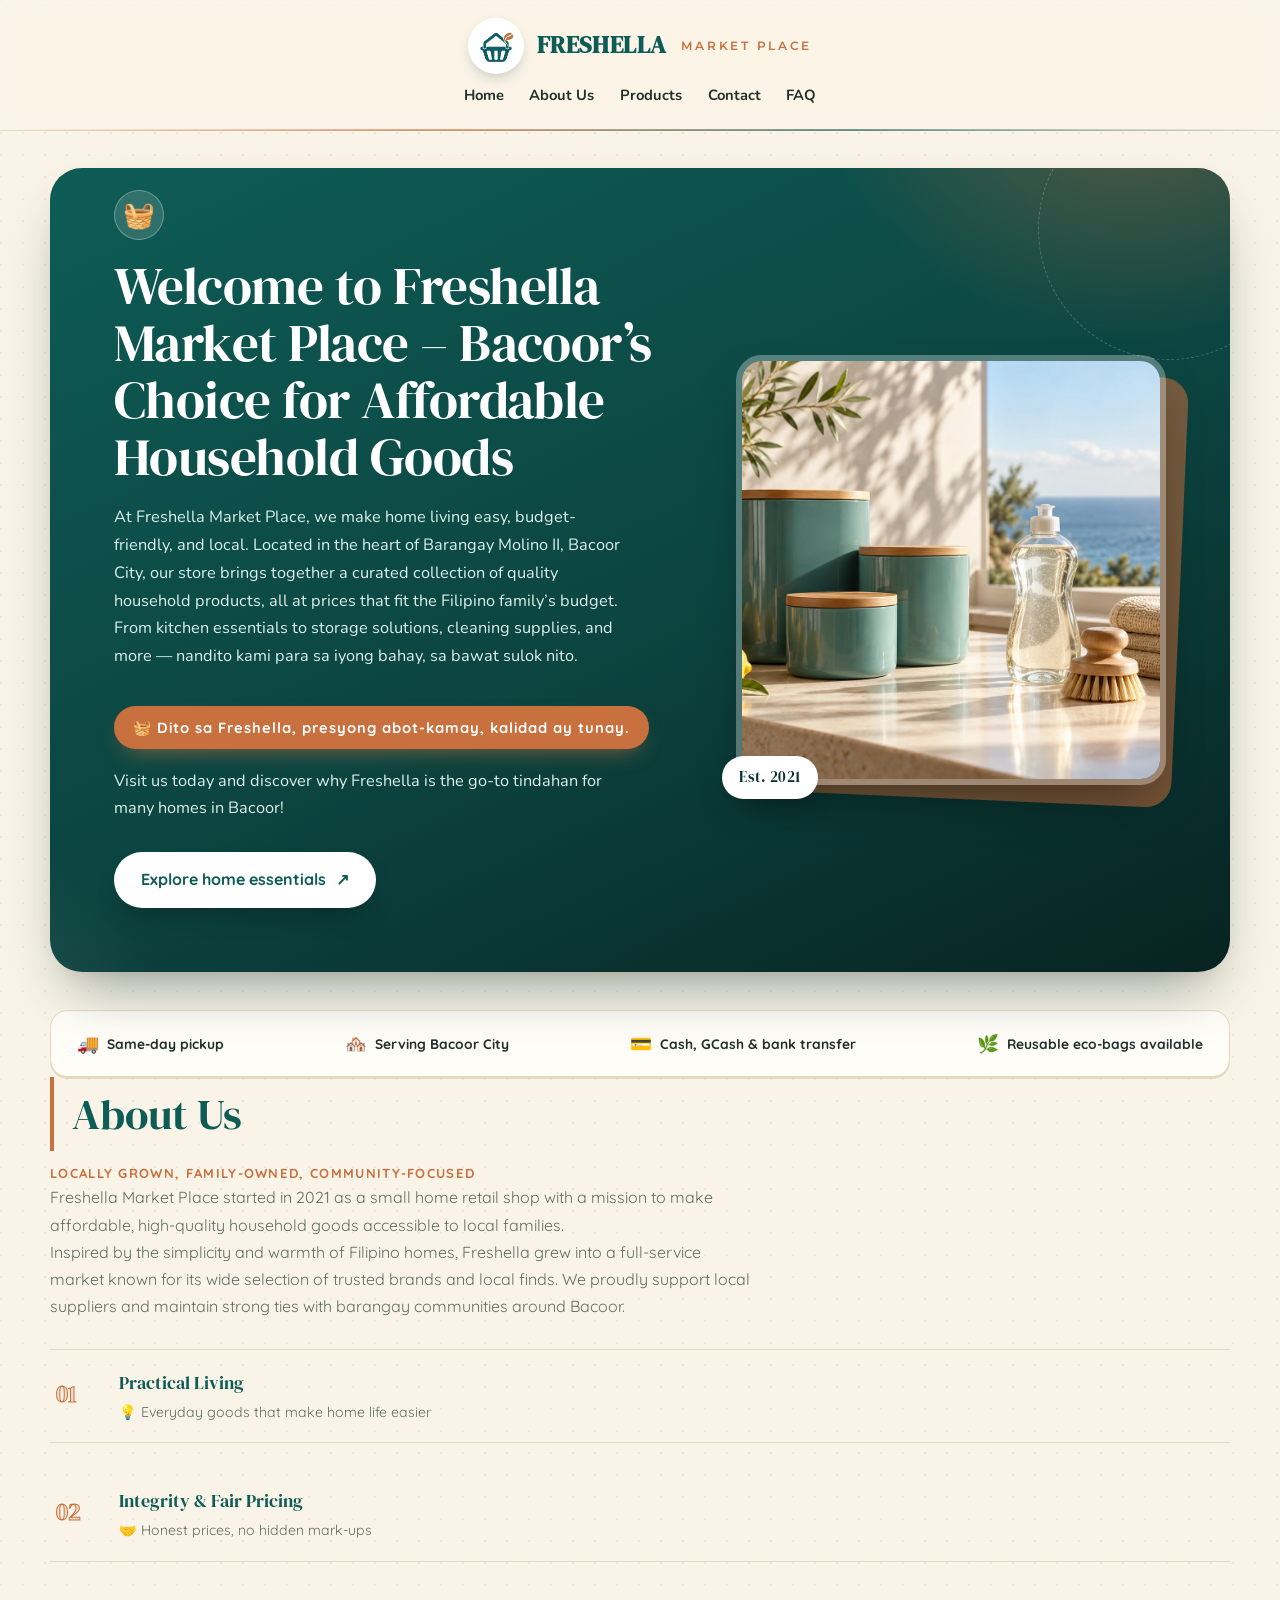
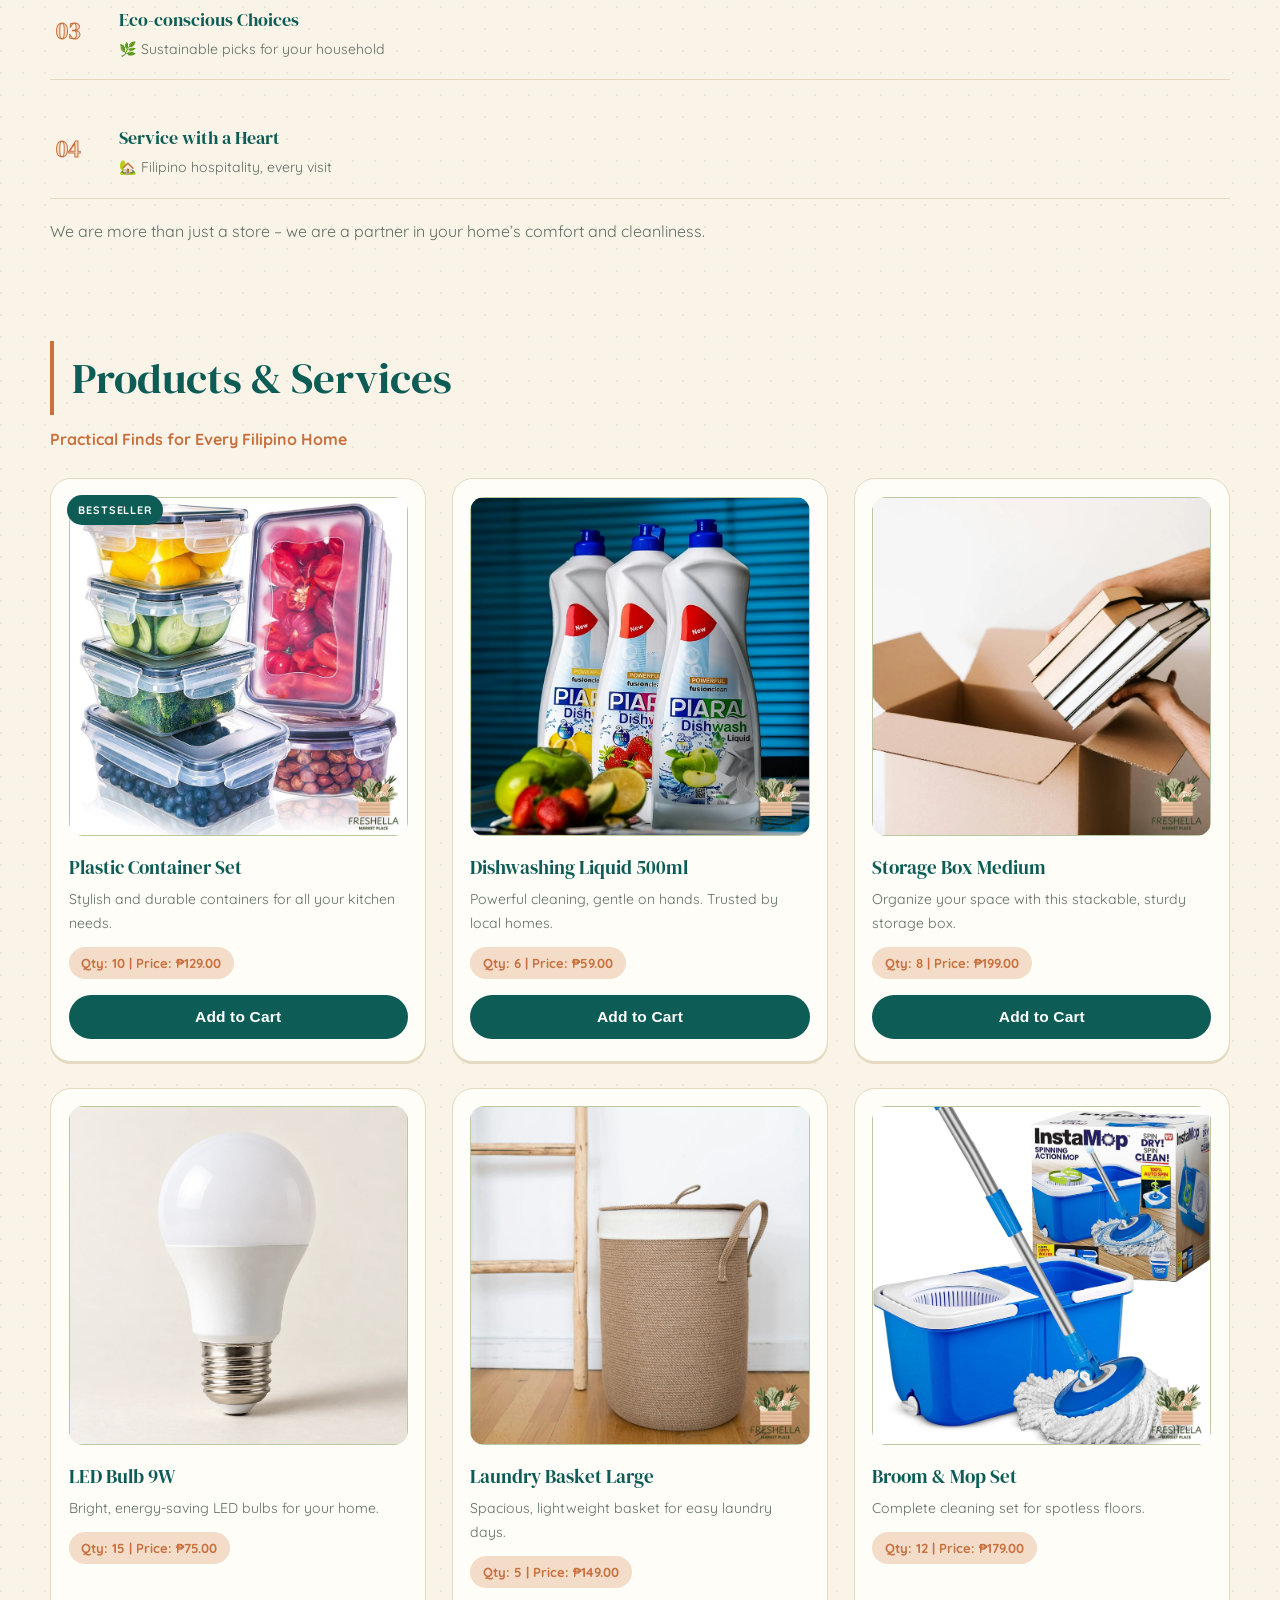
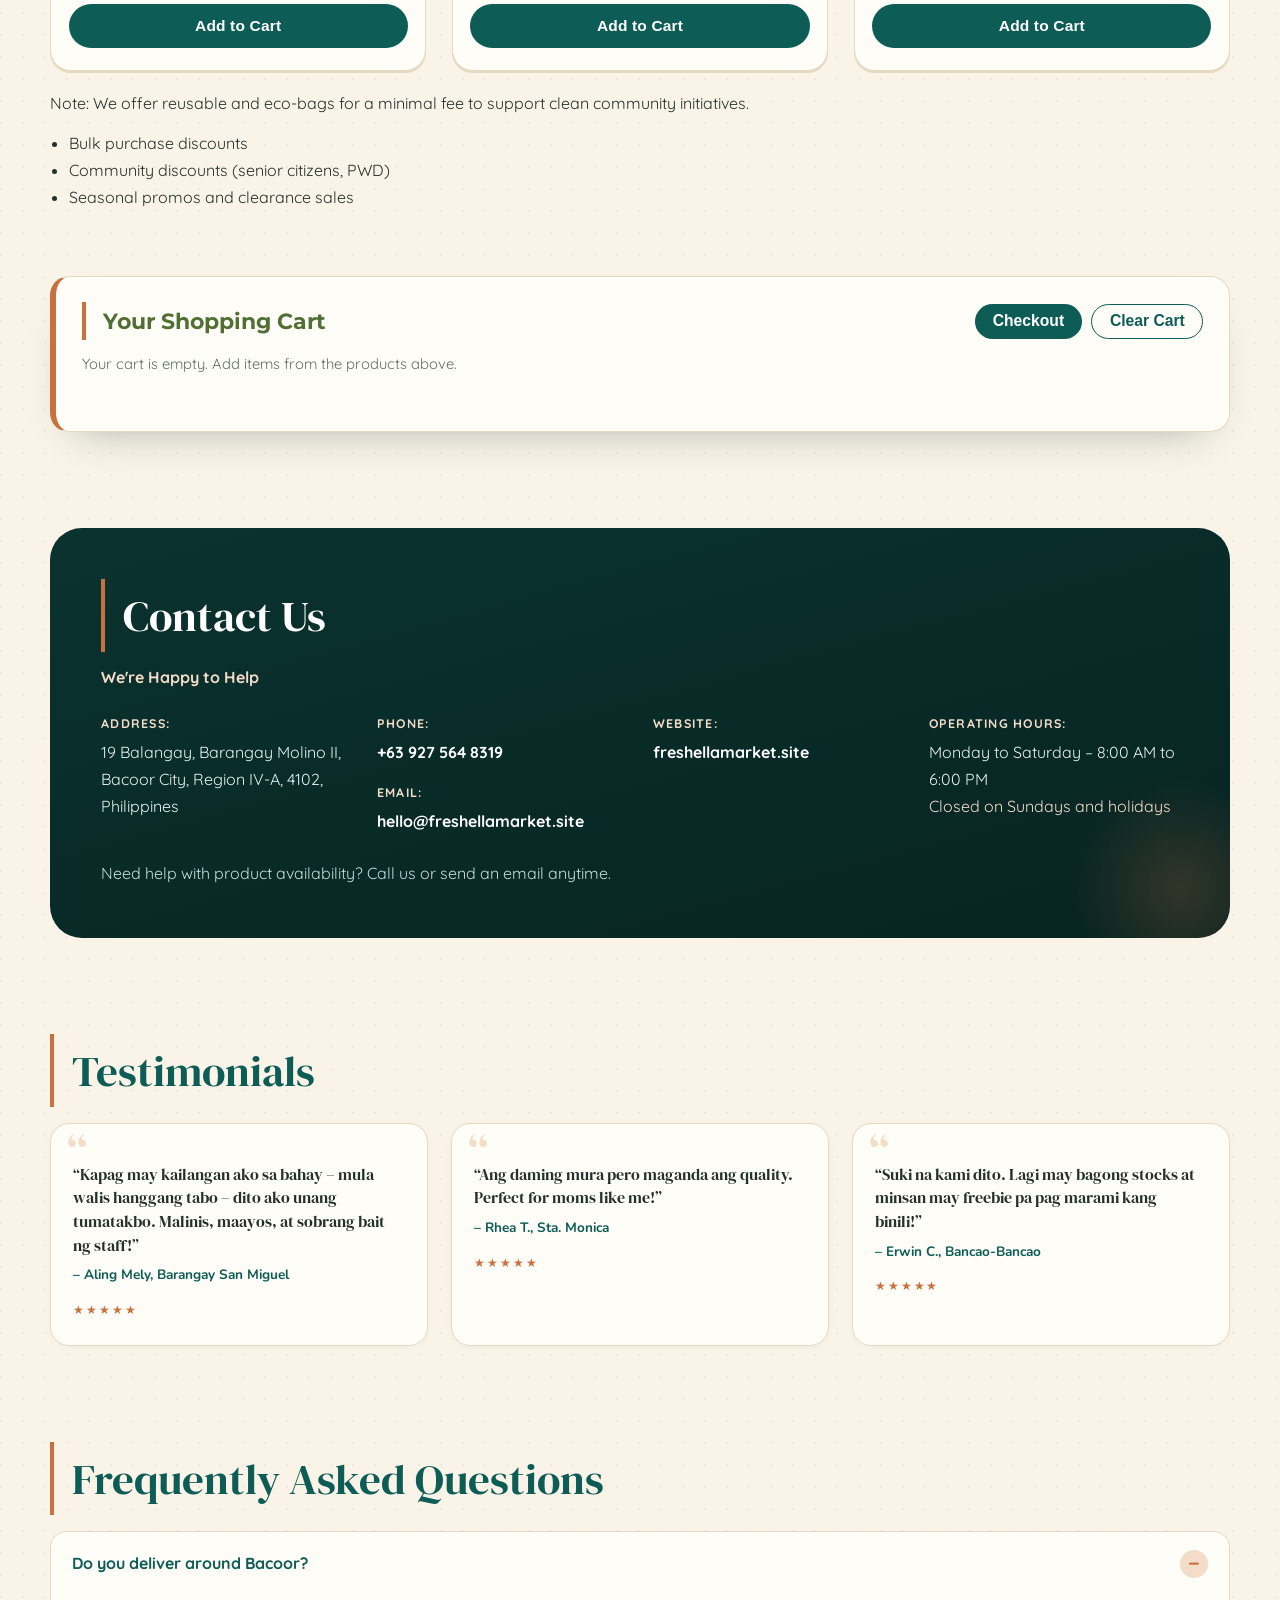
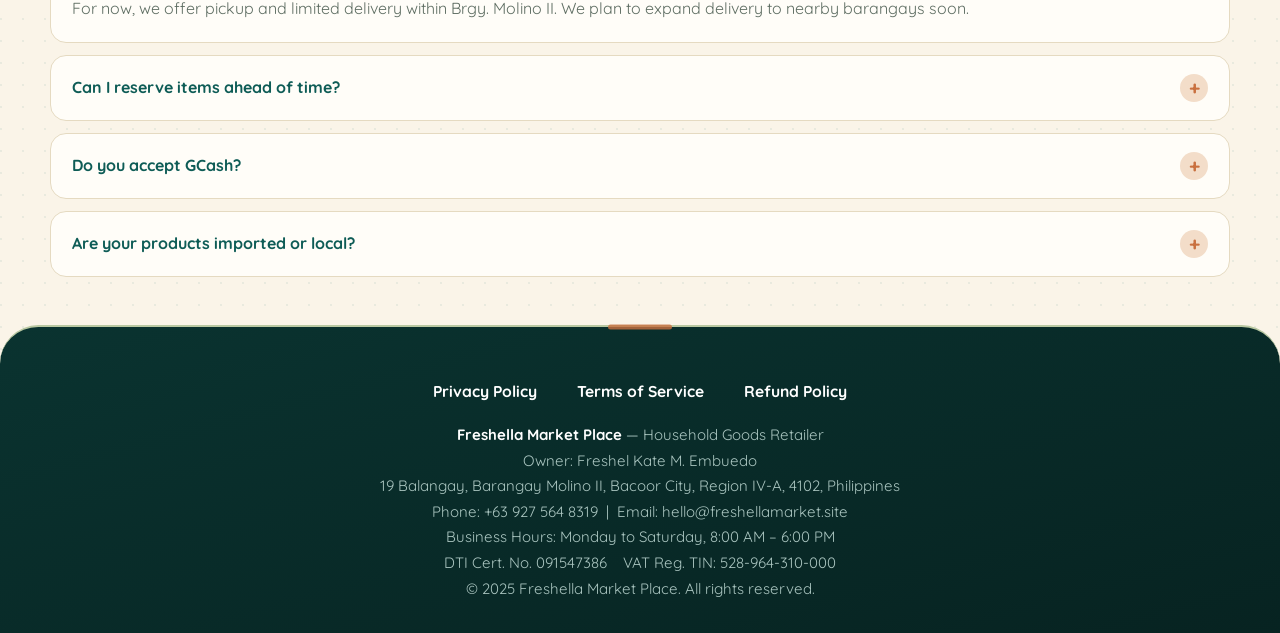
<file: index.html>
<!DOCTYPE html>
<html lang="en">
<head>
  <meta charset="UTF-8">
  <meta name="viewport" content="width=device-width, initial-scale=1.0">
  <title>Freshella Market Place | Bacoor’s Choice for Household Goods</title>
  <meta name="description" content="Freshella Market Place – Bacoor’s Choice for Affordable Household Goods. Shop kitchen essentials, cleaning products, organizers, and more.">
  <meta name="keywords" content="Freshella, household goods, Bacoor City, Molino, market, home essentials, cleaning, organization">
  <meta name="author" content="Freshella Market Place">
  <link rel="icon" type="image/png" href="assets/favicon-v2.png">
  <link href="https://fonts.googleapis.com/css?family=Montserrat:400,700|Nunito:400,700|Quicksand:400,700&display=swap" rel="stylesheet">
  <link rel="preconnect" href="https://fonts.googleapis.com">
  <link rel="preconnect" href="https://fonts.gstatic.com" crossorigin>
  <link href="https://fonts.googleapis.com/css2?family=DM+Serif+Display&display=swap" rel="stylesheet">
  <style>
    :root {
      --primary: #516e33;
      --secondary: #f8f6ed;
      --accent: #d8b089;
      --dark-green: #344d27;
      --soft-green: #b9c8a2;
      --text: #353d1d;
      --card-bg: #fff;
      --footer-bg: #e7e6dc;
      --heading: #516e33;
      --box-shadow: 0 2px 8px rgba(80, 105, 51, .08);
    }
    * {
      box-sizing: border-box;
      margin: 0;
      padding: 0;
    }
    body {
      font-family: 'Quicksand', 'Nunito', Arial, sans-serif;
      background: var(--secondary);
      color: var(--text);
      line-height: 1.7;
    }
    header {
      background: var(--secondary);
      padding: 2.5rem 0 1rem 0;
      text-align: center;
      border-bottom: 2px solid var(--soft-green);
      box-shadow: var(--box-shadow);
      position: sticky;
      top: 0;
      z-index: 1000;
      width: 100%;
      transition: box-shadow 0.2s;
    }
    .logo-wrapper {
      display: flex;
      flex-direction: column;
      align-items: center;
    }
    .logo-img {
      width: 140px;
      height: 140px;
      display: block;
      margin: 0 auto 0.8rem auto;
      border-radius: 18px;
      box-shadow: 0 2px 16px rgba(80,105,51,0.13);
      background: #fff;
      padding: 0.5rem;
      object-fit: contain;
    }
    .logo-text {
      font-family: 'Quicksand', Arial, sans-serif;
      font-size: 2.2rem;
      font-weight: 700;
      color: var(--heading);
      letter-spacing: 2px;
      margin-bottom: 0.1rem;
    }
    .logo-sub {
      font-family: 'Montserrat', Arial, sans-serif;
      font-size: 1.1rem;
      font-weight: 600;
      color: var(--dark-green);
      margin-bottom: 0.7rem;
    }
    nav {
      margin-top: 1.1rem;
      display: flex;
      justify-content: center;
      gap: 2.3rem;
      flex-wrap: wrap;
    }
    nav a {
      font-family: 'Montserrat', Arial, sans-serif;
      font-weight: 700;
      color: var(--heading);
      text-decoration: none;
      font-size: 1.03rem;
      transition: color .15s;
      padding-bottom: 1px;
      border-bottom: 2px solid transparent;
    }
    nav a:hover {
      color: var(--accent);
      border-bottom: 2px solid var(--accent);
    }
    .container {
      max-width: 1180px;
      margin: 2.3rem auto;
      background: var(--card-bg);
      padding: 2.2rem;
      border-radius: 16px;
      box-shadow: var(--box-shadow);
    }
    section {
      margin-bottom: 2.7rem;
    }
    section h2 {
      font-family: 'Montserrat', Arial, sans-serif;
      color: var(--heading);
      font-size: 1.57rem;
      margin-bottom: .7rem;
      letter-spacing: 1px;
      font-weight: 700;
    }
    .hero {
      text-align: center;
      margin-bottom: 2.4rem;
    }
    .hero h2 {
      font-size: 2rem;
      color: var(--primary);
      font-weight: 700;
      margin: 0 0 .6rem 0;
    }
    .hero p {
      font-size: 1.12rem;
      margin-bottom: 1rem;
      color: var(--text);
    }
    .tagline {
      font-size: 1.13rem;
      font-weight: 700;
      color: var(--accent);
      margin: .8rem 0 .4rem 0;
      letter-spacing: 1px;
    }
    /* Cart Styles */
    .cart-section {
      background: var(--soft-green);
      padding: 1.5rem;
      border-radius: 12px;
      max-width: 510px;
      margin: 2.2rem auto 3rem auto;
      box-shadow: var(--box-shadow);
    }
    .cart-section h2 {
      color: var(--heading);
      font-size: 1.15rem;
      margin-bottom: .75rem;
      font-weight: 700;
      font-family: 'Montserrat', Arial, sans-serif;
    }
    #cart-list {
      min-height: 40px;
      margin-bottom: .95rem;
    }
    .cart-list {
      list-style: none;
      padding: 0;
      margin: 0 0 .8rem 0;
    }
    .cart-list li {
      padding: .53rem 0;
      border-bottom: 1px solid #bbb;
      display: flex;
      justify-content: space-between;
      align-items: center;
      font-size: .99rem;
      color: var(--dark-green);
    }
    .cart-list li:last-child { border-bottom: none; }
    .cart-actions {
      display: flex;
      justify-content: flex-end;
      gap: 1.1rem;
    }
    .cart-actions button {
      background: var(--primary);
      color: #fff;
      border: none;
      padding: .47rem 1.1rem;
      border-radius: 6px;
      font-weight: bold;
      cursor: pointer;
      font-size: .98rem;
      transition: background .17s;
    }
    .cart-actions button:disabled {
      background: #bbb;
      cursor: not-allowed;
    }
    .cart-actions button:hover:not(:disabled) {
      background: var(--dark-green);
    }
    /* Products Grid */
    .products-grid {
      display: grid;
      grid-template-columns: repeat(auto-fit, minmax(220px, 1fr));
      gap: 1.5rem;
      margin-top: 1.3rem;
    }
    .product-card {
      background: var(--secondary);
      border-radius: 10px;
      box-shadow: 0 2px 8px rgba(80, 105, 51, .06);
      padding: 1rem;
      text-align: center;
      display: flex;
      flex-direction: column;
      justify-content: space-between;
    }
    .product-card img {
      width: 118px;
      height: 118px;
      object-fit: cover;
      background: #e7e6dc;
      border-radius: 9px;
      margin: 0 auto 1rem auto;
      border: 1px solid #b9c8a2;
    }
    .product-card h3 {
      font-size: 1.02rem;
      color: var(--heading);
      margin-bottom: .23rem;
      font-weight: 700;
      font-family: 'Montserrat', Arial, sans-serif;
    }
    .product-card p {
      font-size: .97rem;
      margin-bottom: .2rem;
    }
    .product-meta {
      font-size: .92rem;
      color: #555;
      margin-bottom: .2rem;
    }
    .product-card button {
      background: var(--primary);
      color: #fff;
      border: none;
      border-radius: 5px;
      padding: .5rem 1rem;
      font-weight: bold;
      cursor: pointer;
      font-size: .97rem;
      margin-top: .7rem;
      transition: background .16s;
    }
    .product-card button:hover {
      background: var(--dark-green);
    }
    /* About Values */
    .about-values {
      display: flex;
      flex-wrap: wrap;
      gap: 1.6rem;
      margin-top: 1rem;
    }
    .value-card {
      background: var(--secondary);
      border-radius: 9px;
      box-shadow: 0 2px 8px rgba(80,105,51,.08);
      padding: 1rem;
      min-width: 170px;
      flex: 1 1 170px;
      text-align: center;
      font-size: 1.09rem;
      color: var(--primary);
      font-family: 'Montserrat', Arial, sans-serif;
      font-weight: 600;
    }
    .value-card span {
      font-size: 1.7rem;
      display: block;
      margin-bottom: .27rem;
    }
    /* Testimonials */
    .testimonials {
      display: grid;
      grid-template-columns: repeat(auto-fit, minmax(270px, 1fr));
      gap: 1.2rem;
      margin-top: 1rem;
    }
    .testimonial {
      background: var(--secondary);
      border-left: 5px solid var(--primary);
      border-radius: 9px;
      padding: 1rem 1.2rem;
      font-size: 1rem;
      box-shadow: 0 1px 6px rgba(80,105,51,.05);
      color: var(--dark-green);
    }
    .testimonial cite {
      display: block;
      margin-top: .4rem;
      font-size: .94rem;
      color: var(--heading);
      font-style: normal;
      font-weight: bold;
    }
    /* FAQ */
    .faq-list {
      margin-top: 1rem;
    }
    .faq-list dt {
      font-weight: bold;
      margin-top: .7rem;
      color: var(--primary);
      font-size: 1.02rem;
      margin-bottom: .15rem;
    }
    .faq-list dd {
      margin-left: 1rem;
      margin-bottom: .3rem;
      font-size: .97rem;
      color: var(--text);
    }
    /* Contact Info */
    .contact-info {
      font-size: 1rem;
      margin-top: .8rem;
      display: grid;
      grid-template-columns: 1fr 1fr;
      gap: 1.2rem;
    }
    .contact-info div {
      margin-bottom: .5rem;
      font-family: 'Quicksand', Arial, sans-serif;
    }
    .contact-info a {
      color: var(--primary);
      text-decoration: none;
      font-weight: 600;
      transition: color .18s;
    }
    .contact-info a:hover {
      color: var(--accent);
      text-decoration: underline;
    }
    /* Responsive Design */
    @media (max-width: 900px) {
      .container { padding: 1.2rem; }
      .about-values, .testimonials, .contact-info { grid-template-columns: 1fr; flex-direction: column; }
      nav { gap: 1.4rem; }
    }
    @media (max-width: 700px) {
      header { padding: 1.3rem 0 .7rem 0; }
      .logo-img { width: 90px; height: 90px; }
      .logo-text { font-size: 1.3rem; }
      .logo-sub { font-size: 1rem; }
      section h2, .hero h2 { font-size: 1.13rem; }
      .products-grid { grid-template-columns: 1fr; }
      .cart-section { max-width: 100%; }
      .container { padding: .5rem; }
    }
    footer {
      background: var(--footer-bg);
      padding: 2.2rem 0 1.2rem 0;
      text-align: center;
      font-size: .98rem;
      color: #444;
      margin-top: 3rem;
      border-top: 2px solid var(--soft-green);
      font-family: 'Quicksand', Arial, sans-serif;
    }
    .footer-links {
      margin-bottom: 1.1rem;
      display: flex;
      justify-content: center;
      gap: 2.5rem;
      flex-wrap: wrap;
    }
    .footer-links a {
      color: var(--heading);
      text-decoration: none;
      font-weight: 700;
      transition: color .2s;
    }
    .footer-links a:hover {
      color: var(--accent);
      text-decoration: underline;
    }
    .footer-meta {
      font-size: .94rem;
      margin-top: .8rem;
      color: #333;
      line-height: 1.7;
    }
  </style>
  <link rel="stylesheet" href="polish.css">
</head>
<body>
  <header>
    <div class="logo-wrapper">
      <img src="assets/logo-generated-v2.webp" alt="Freshella Market Place Logo" class="logo-img" />
      <div class="logo-text">FRESHELLA</div>
      <div class="logo-sub">MARKET PLACE</div>
    </div>
    <nav>
      <a href="#home">Home</a>
      <a href="#about">About Us</a>
      <a href="#products">Products</a>
      <a href="#contact">Contact</a>
      <a href="#faq">FAQ</a>
    </nav>
  </header>
  <main class="container">
    <section id="home" class="hero">
<div class="freshella-hero-copy">
      <h2>Welcome to Freshella Market Place – Bacoor’s Choice for Affordable Household Goods</h2>
      <p>
        At Freshella Market Place, we make home living easy, budget-friendly, and local. Located in the heart of Barangay Molino II, Bacoor City, our store brings together a curated collection of quality household products, all at prices that fit the Filipino family’s budget.<br>
        From kitchen essentials to storage solutions, cleaning supplies, and more — nandito kami para sa iyong bahay, sa bawat sulok nito.
      </p>
      <div class="tagline">🧺 Dito sa Freshella, presyong abot-kamay, kalidad ay tunay.</div>
      <p>Visit us today and discover why Freshella is the go-to tindahan for many homes in Bacoor!</p>
    
<a class="freshella-shop-link" href="#products">Explore home essentials <span aria-hidden="true">↗</span></a>
</div>
<div class="hero-media-wrap"><figure class="refresh-hero-media refresh-hero-media-0"><img src="assets/hero-generated-v2.webp" alt="Illustrative coastal household essentials arrangement" width="1536" height="1024" fetchpriority="high" decoding="async"></figure></div>
</section>
    <div class="trust-bar">
      <div class="trust-item"><span>🚚</span>Same-day pickup</div>
      <div class="trust-item"><span>🏘️</span>Serving Bacoor City</div>
      <div class="trust-item"><span>💳</span>Cash, GCash &amp; bank transfer</div>
      <div class="trust-item"><span>🌿</span>Reusable eco-bags available</div>
    </div>
    <section id="about">
      <h2>About Us</h2>
      <p>Locally Grown, Family-Owned, Community-Focused</p>
      <p>
        Freshella Market Place started in 2021 as a small home retail shop with a mission to make affordable, high-quality household goods accessible to local families.<br>
        Inspired by the simplicity and warmth of Filipino homes, Freshella grew into a full-service market known for its wide selection of trusted brands and local finds. We proudly support local suppliers and maintain strong ties with barangay communities around Bacoor.
      </p>
      <div class="about-values">
        <div class="value-card">
          <span class="vc-num">01</span>
          <div class="vc-text"><strong>Practical Living</strong><em>💡 Everyday goods that make home life easier</em></div>
        </div>
        <div class="value-card">
          <span class="vc-num">02</span>
          <div class="vc-text"><strong>Integrity &amp; Fair Pricing</strong><em>🤝 Honest prices, no hidden mark-ups</em></div>
        </div>
        <div class="value-card">
          <span class="vc-num">03</span>
          <div class="vc-text"><strong>Eco-conscious Choices</strong><em>🌿 Sustainable picks for your household</em></div>
        </div>
        <div class="value-card">
          <span class="vc-num">04</span>
          <div class="vc-text"><strong>Service with a Heart</strong><em>🏡 Filipino hospitality, every visit</em></div>
        </div>
      </div>
      <p style="margin-top:1.2rem;">
        We are more than just a store – we are a partner in your home’s comfort and cleanliness.
      </p>
    </section>
    <section id="products">
      <h2>Products & Services</h2>
      <p>Practical Finds for Every Filipino Home</p>
      <div class="products-grid">
        <div class="product-card">
          <div class="pc-img"><img src="assets/product-1-optimized.webp" alt="Plastic Container Set" /></div>
          <div class="pc-info">
            <h3>Plastic Container Set</h3>
            <p>Stylish and durable containers for all your kitchen needs.</p>
            <div class="product-meta">Qty: 10 | Price: ₱129.00</div>
            <button onclick="addToCart('Plastic Container Set', 129.00)">Add to Cart</button>
          </div>
        </div>
        <div class="product-card">
          <div class="pc-img"><img src="assets/product-2-optimized.webp" alt="Dishwashing Liquid 500ml" /></div>
          <h3>Dishwashing Liquid 500ml</h3>
          <p>Powerful cleaning, gentle on hands. Trusted by local homes.</p>
          <div class="product-meta">Qty: 6 | Price: ₱59.00</div>
          <button onclick="addToCart('Dishwashing Liquid 500ml', 59.00)">Add to Cart</button>
        </div>
        <div class="product-card">
          <div class="pc-img"><img src="assets/product-3-optimized.webp" alt="Storage Box Medium" /></div>
          <h3>Storage Box Medium</h3>
          <p>Organize your space with this stackable, sturdy storage box.</p>
          <div class="product-meta">Qty: 8 | Price: ₱199.00</div>
          <button onclick="addToCart('Storage Box Medium', 199.00)">Add to Cart</button>
        </div>
        <div class="product-card">
          <div class="pc-img"><img src="assets/led-bulb-generated-v2.webp" alt="Illustrative photograph of an unbranded LED bulb" /></div>
          <h3>LED Bulb 9W</h3>
          <p>Bright, energy-saving LED bulbs for your home.</p>
          <div class="product-meta">Qty: 15 | Price: ₱75.00</div>
          <button onclick="addToCart('LED Bulb 9W', 75.00)">Add to Cart</button>
        </div>
        <div class="product-card">
          <div class="pc-img"><img src="assets/product-5-optimized.webp" alt="Laundry Basket Large" /></div>
          <h3>Laundry Basket Large</h3>
          <p>Spacious, lightweight basket for easy laundry days.</p>
          <div class="product-meta">Qty: 5 | Price: ₱149.00</div>
          <button onclick="addToCart('Laundry Basket Large', 149.00)">Add to Cart</button>
        </div>
        <div class="product-card">
          <div class="pc-img"><img src="assets/product-6-optimized.webp" alt="Broom & Mop Set" /></div>
          <h3>Broom & Mop Set</h3>
          <p>Complete cleaning set for spotless floors.</p>
          <div class="product-meta">Qty: 12 | Price: ₱179.00</div>
          <button onclick="addToCart('Broom & Mop Set', 179.00)">Add to Cart</button>
        </div>
      </div>
      <p style="margin-top:1.2rem;">Note: We offer reusable and eco-bags for a minimal fee to support clean community initiatives.</p>
      <ul style="margin-top:.8rem;">
        <li>Bulk purchase discounts</li>
        <li>Community discounts (senior citizens, PWD)</li>
        <li>Seasonal promos and clearance sales</li>
      </ul>
    </section>
    <section id="cart" class="cart-section">
      <h2>Your Shopping Cart</h2>
      <ul class="cart-list" id="cart-list">
        <!-- Cart items will appear here -->
      </ul>
      <div class="cart-actions">
        <button id="checkout-btn" disabled>Checkout</button>
        <button id="clear-cart-btn" disabled onclick="clearCart()">Clear Cart</button>
      </div>
    </section>
    <section id="contact">
      <h2>Contact Us</h2>
      <p>We're Happy to Help</p>
      <div class="contact-info">
        <div>
          <strong>Address:</strong><br>
          19 Balangay, Barangay Molino II,<br>
          Bacoor City, Region IV-A, 4102, Philippines
        </div>
        <div>
          <strong>Phone:</strong><br>
          <a href="tel:+639275648319">+63 927 564 8319</a><br>
          <strong>Email:</strong><br>
          <a href="mailto:hello@freshellamarket.site">hello@freshellamarket.site</a>
        </div>
        <div>
          <strong>Website:</strong><br>
          <a href="https://freshellamarket.site">freshellamarket.site</a>
        </div>
        <div>
          <strong>Operating Hours:</strong><br>
          Monday to Saturday – 8:00 AM to 6:00 PM<br>
          <span style="color:#b71c1c;">Closed on Sundays and holidays</span>
        </div>
      </div>
      <p style="margin-top:1rem;">
        Need help with product availability? Call us or send an email anytime.
      </p>
    </section>
    <section id="testimonials">
      <h2>Testimonials</h2>
      <div class="testimonials">
        <div class="testimonial">
          “Kapag may kailangan ako sa bahay – mula walis hanggang tabo – dito ako unang tumatakbo. Malinis, maayos, at sobrang bait ng staff!”
          <cite>– Aling Mely, Barangay San Miguel</cite>
        </div>
        <div class="testimonial">
          “Ang daming mura pero maganda ang quality. Perfect for moms like me!”
          <cite>– Rhea T., Sta. Monica</cite>
        </div>
        <div class="testimonial">
          “Suki na kami dito. Lagi may bagong stocks at minsan may freebie pa pag marami kang binili!”
          <cite>– Erwin C., Bancao-Bancao</cite>
        </div>
      </div>
    </section>
    <section id="faq">
      <h2>Frequently Asked Questions</h2>
      <div class="faq-list">
        <details class="faq-item" open>
          <summary>Do you deliver around Bacoor?</summary>
          <p>For now, we offer pickup and limited delivery within Brgy. Molino II. We plan to expand delivery to nearby barangays soon.</p>
        </details>
        <details class="faq-item">
          <summary>Can I reserve items ahead of time?</summary>
          <p>Yes! Just text or call us to reserve. Pick-up is available same day.</p>
        </details>
        <details class="faq-item">
          <summary>Do you accept GCash?</summary>
          <p>Yes! We accept GCash, Maya, and bank transfers. We also accept cash and card payments in-store.</p>
        </details>
        <details class="faq-item">
          <summary>Are your products imported or local?</summary>
          <p>We sell both. We prioritize local Filipino-made brands, but also carry trusted imported items.</p>
        </details>
      </div>
    </section>
  </main>
  <footer>
    <div class="footer-links">
      <a href="privacy-policy.html">Privacy Policy</a>
      <a href="terms.html">Terms of Service</a>
      <a href="refund-policy.html">Refund Policy</a>
    </div>
    <div class="footer-meta">
      <strong>Freshella Market Place</strong> &mdash; Household Goods Retailer<br>
      Owner: Freshel Kate M. Embuedo<br>
      19 Balangay, Barangay Molino II, Bacoor City, Region IV-A, 4102, Philippines<br>
      Phone: +63 927 564 8319 &nbsp;|&nbsp; Email: hello@freshellamarket.site<br>
      Business Hours: Monday to Saturday, 8:00 AM – 6:00 PM<br>
      DTI Cert. No. 091547386 &nbsp;&nbsp; VAT Reg. TIN: 528-964-310-000<br>
      &copy; 2025 Freshella Market Place. All rights reserved.
    </div>
  </footer>
  <script>
    // Simple Cart logic for demonstration (no persistence)
    const cart = [];
    function addToCart(name, price) {
      const existing = cart.find(item => item.name === name);
      if (existing) {
        existing.qty++;
      } else {
        cart.push({ name, price, qty: 1 });
      }
      updateCart();
    }
    function clearCart() {
      cart.length = 0;
      updateCart();
    }
    function updateCart() {
      const cartList = document.getElementById('cart-list');
      cartList.innerHTML = '';
      let total = 0;
      cart.forEach(item => {
        total += item.price * item.qty;
        const li = document.createElement('li');
        li.innerHTML = `<span>${item.name} x${item.qty}</span><span>₱${(item.price * item.qty).toFixed(2)}</span>`;
        cartList.appendChild(li);
      });
      document.getElementById('checkout-btn').disabled = cart.length === 0;
      document.getElementById('clear-cart-btn').disabled = cart.length === 0;
      if (cart.length > 0) {
        const totalLi = document.createElement('li');
        totalLi.style.fontWeight = 'bold';
        totalLi.innerHTML = `<span>Total:</span><span>₱${total.toFixed(2)}</span>`;
        cartList.appendChild(totalLi);
      }
    }
    // Checkout button logic - redirect to order-summary.html
    document.addEventListener("DOMContentLoaded", function () {
      const checkoutBtn = document.getElementById("checkout-btn");
      checkoutBtn.addEventListener("click", function () {
        window.location.href = "order-summary.html";
      });
    });
  </script>
</body>
</html>
</file>
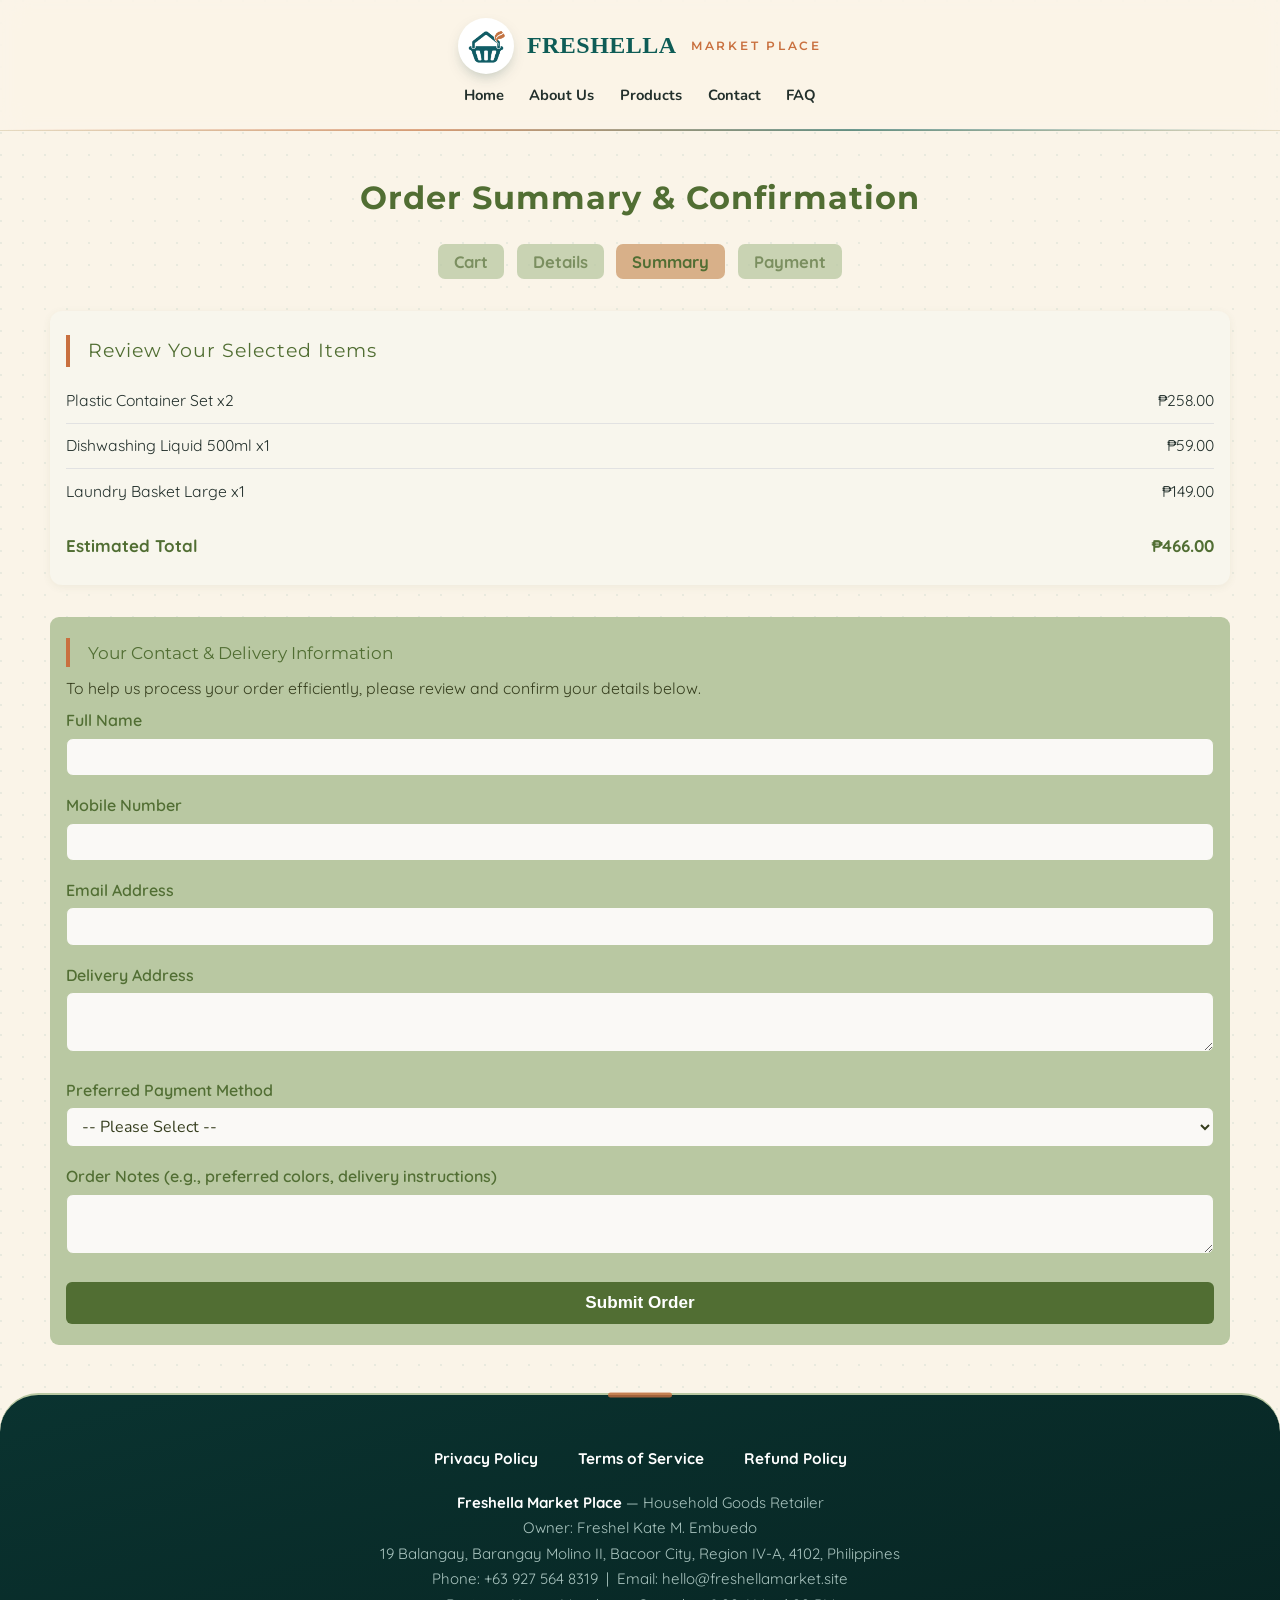
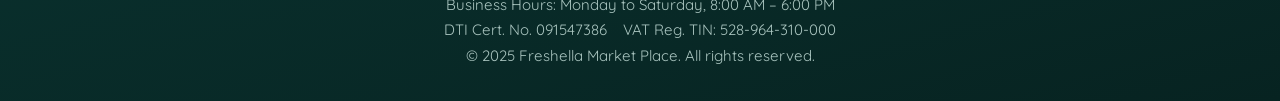
<file: order-summary.html>
<!DOCTYPE html>
<html lang="en">
<head>
  <meta charset="UTF-8">
  <meta name="viewport" content="width=device-width, initial-scale=1.0">
  <title>Order Summary | Freshella Market Place</title>
  <meta name="description" content="Review your order details, confirm your household goods purchase, and proceed to secure payment at Freshella Market Place.">
  <meta name="keywords" content="order summary, checkout, Freshella Market Place, household goods, Bacoor City">
  <meta name="author" content="Freshella Market Place">
  <link rel="icon" type="image/png" href="assets/favicon-v2.png">
  <link href="https://fonts.googleapis.com/css?family=Montserrat:400,700|Nunito:400,700|Quicksand:400,700&display=swap" rel="stylesheet">
  <style>
    :root {
      --primary: #516e33;
      --secondary: #f8f6ed;
      --accent: #d8b089;
      --dark-green: #344d27;
      --soft-green: #b9c8a2;
      --text: #353d1d;
      --card-bg: #fff;
      --footer-bg: #e7e6dc;
      --heading: #516e33;
      --box-shadow: 0 2px 8px rgba(80, 105, 51, .08);
      --success: #33a867;
      --danger: #d44c3d;
    }
    * {
      box-sizing: border-box;
      margin: 0;
      padding: 0;
    }
    body {
      font-family: 'Quicksand', 'Nunito', Arial, sans-serif;
      background: var(--secondary);
      color: var(--text);
      line-height: 1.7;
    }
    header {
      background: var(--secondary);
      padding: 2.3rem 0 1rem 0;
      text-align: center;
      border-bottom: 2px solid var(--soft-green);
      box-shadow: var(--box-shadow);
      position: sticky;
      top: 0;
      z-index: 1000;
      width: 100%;
      transition: box-shadow 0.2s;
    }
    .logo-wrapper {
      display: flex;
      flex-direction: column;
      align-items: center;
      margin-bottom: 0.5rem;
    }
    .logo-img {
      width: 110px;
      height: 110px;
      display: block;
      margin: 0 auto 0.7rem auto;
      border-radius: 18px;
      box-shadow: 0 2px 16px rgba(80,105,51,0.10);
      background: #fff;
      padding: 0.4rem;
      object-fit: contain;
    }
    .logo-text {
      font-family: 'Quicksand', Arial, sans-serif;
      font-size: 1.7rem;
      font-weight: 700;
      color: var(--heading);
      letter-spacing: 2px;
      margin-bottom: 0.1rem;
    }
    .logo-sub {
      font-family: 'Montserrat', Arial, sans-serif;
      font-size: 1.02rem;
      font-weight: 600;
      color: var(--dark-green);
      margin-bottom: 0.3rem;
    }
    nav {
      margin-top: 0.8rem;
      display: flex;
      justify-content: center;
      gap: 2rem;
      flex-wrap: wrap;
    }
    nav a {
      font-family: 'Montserrat', Arial, sans-serif;
      font-weight: 700;
      color: var(--heading);
      text-decoration: none;
      font-size: 1rem;
      transition: color .15s;
      padding-bottom: 1px;
      border-bottom: 2px solid transparent;
    }
    nav a:hover {
      color: var(--accent);
      border-bottom: 2px solid var(--accent);
    }
    .container {
      max-width: 650px;
      margin: 2.5rem auto;
      background: var(--card-bg);
      padding: 2.2rem 1.2rem;
      border-radius: 16px;
      box-shadow: var(--box-shadow);
    }
    h1 {
      font-family: 'Montserrat', Arial, sans-serif;
      font-size: 2rem;
      font-weight: 700;
      color: var(--heading);
      text-align: center;
      margin-bottom: 1.2rem;
      letter-spacing: 1px;
    }
    .step-indicator {
      display: flex;
      justify-content: center;
      gap: 0.8rem;
      margin-bottom: 2rem;
    }
    .step {
      padding: 0.2rem 1rem;
      border-radius: 7px;
      background: var(--soft-green);
      color: var(--heading);
      font-weight: 700;
      font-size: 1.04rem;
      opacity: 0.75;
    }
    .step.active {
      background: var(--accent);
      color: var(--primary);
      opacity: 1;
    }
    .summary-section {
      background: var(--secondary);
      border-radius: 12px;
      padding: 1.5rem 1rem;
      box-shadow: 0 2px 8px rgba(80, 105, 51, .07);
      margin-bottom: 2rem;
    }
    .summary-section h2 {
      font-family: 'Montserrat', Arial, sans-serif;
      color: var(--heading);
      font-size: 1.18rem;
      margin-bottom: .7rem;
      letter-spacing: 1px;
    }
    .order-list {
      list-style: none;
      padding: 0;
      margin: 0 0 1.2rem 0;
    }
    .order-list li {
      display: flex;
      justify-content: space-between;
      align-items: center;
      border-bottom: 1px solid #e2e2e2;
      padding: .55rem 0;
      font-size: .98rem;
    }
    .order-list li:last-child {
      border-bottom: none;
    }
    .order-summary-meta {
      font-size: 1.06rem;
      color: var(--primary);
      font-weight: 700;
      margin-top: 1rem;
      display: flex;
      justify-content: space-between;
    }
    .customer-section {
      margin: 2rem 0 1.5rem 0;
      background: var(--soft-green);
      border-radius: 9px;
      padding: 1.3rem 1rem;
    }
    .customer-section h2 {
      font-size: 1.07rem;
      color: var(--primary);
      margin-bottom: .5rem;
      font-family: 'Montserrat', Arial, sans-serif;
    }
    .customer-section p {
      font-size: .99rem;
      margin-bottom: .35rem;
      color: var(--text);
    }
    .customer-form label {
      display: block;
      font-weight: 600;
      margin-bottom: .2rem;
      color: var(--heading);
    }
    .customer-form input,
    .customer-form select,
    .customer-form textarea {
      width: 100%;
      padding: .45rem .7rem;
      margin-bottom: 1rem;
      border: 1px solid var(--soft-green);
      border-radius: 7px;
      font-size: 1rem;
      font-family: 'Nunito', Arial, sans-serif;
      background: #faf9f6;
      color: var(--text);
      resize: vertical;
    }
    .customer-form input:focus,
    .customer-form select:focus,
    .customer-form textarea:focus {
      outline: 2px solid var(--primary);
      border-color: var(--primary);
    }
    .customer-form button {
      background: var(--primary);
      color: #fff;
      border: none;
      border-radius: 6px;
      font-weight: bold;
      padding: .7rem 1.7rem;
      font-size: 1.07rem;
      cursor: pointer;
      transition: background .17s;
      margin-top: .2rem;
      display: block;
      width: 100%;
    }
    .customer-form button:hover {
      background: var(--dark-green);
    }
    .confirmation-section {
      background: var(--success);
      color: #fff;
      border-radius: 12px;
      padding: 1.3rem 1rem;
      font-size: 1.08rem;
      text-align: center;
      margin-bottom: 2rem;
      margin-top: 2rem;
      box-shadow: 0 2px 8px rgba(51,168,103,.07);
      display: none;
      animation: fadein .9s;
    }
    @keyframes fadein {
      from { opacity: 0; }
      to { opacity: 1; }
    }
    .confirmation-section strong {
      font-size: 1.15rem;
      display: block;
      margin-bottom: .7rem;
    }
    .payment-instructions {
      background: var(--accent);
      color: var(--dark-green);
      border-radius: 9px;
      padding: 1.1rem 1rem;
      margin-top: 1.5rem;
      margin-bottom: 1.5rem;
      font-size: 1.04rem;
      text-align: center;
      display: none;
      animation: fadein .9s;
    }
    .payment-instructions strong {
      font-size: 1.13rem;
      margin-bottom: .5rem;
      display: block;
      color: var(--primary);
    }
    .important-note {
      margin-top: 1.5rem;
      color: var(--danger);
      font-weight: bold;
      font-size: 1rem;
      text-align: center;
    }
    @media (max-width: 800px) {
      .container { max-width: 97vw; padding: 1.1rem .1rem;}
      h1 { font-size: 1.2rem; }
      .summary-section, .customer-section, .confirmation-section, .payment-instructions { padding: 1.1rem .5rem;}
    }
    @media (max-width: 600px) {
      .container { padding: 0.2rem 0.1rem; }
      nav { gap: 1.2rem; }
      .logo-img { width: 62px; height: 62px; }
      h1 { font-size: 1rem; }
      .step-indicator { font-size: .93rem; }
    }
    footer {
      background: var(--footer-bg);
      padding: 2.2rem 0 1.2rem 0;
      text-align: center;
      font-size: .96rem;
      color: #444;
      margin-top: 3rem;
      border-top: 2px solid var(--soft-green);
      font-family: 'Quicksand', Arial, sans-serif;
    }
    .footer-links {
      margin-bottom: 1.1rem;
      display: flex;
      justify-content: center;
      gap: 2.5rem;
      flex-wrap: wrap;
    }
    .footer-links a {
      color: var(--heading);
      text-decoration: none;
      font-weight: 700;
      transition: color .2s;
    }
    .footer-links a:hover {
      color: var(--accent);
      text-decoration: underline;
    }
    .footer-meta {
      font-size: .94rem;
      margin-top: .8rem;
      color: #333;
      line-height: 1.7;
    }
  </style>
  <link rel="stylesheet" href="polish.css">
</head>
<body>
  <header>
    <div class="logo-wrapper">
      <img src="assets/logo-generated-v2.webp" alt="Freshella Market Place Logo" class="logo-img" />
      <div class="logo-text">FRESHELLA</div>
      <div class="logo-sub">MARKET PLACE</div>
    </div>
    <nav>
      <a href="index.html#home">Home</a>
      <a href="index.html#about">About Us</a>
      <a href="index.html#products">Products</a>
      <a href="index.html#contact">Contact</a>
      <a href="index.html#faq">FAQ</a>
    </nav>
  </header>
  <main class="container">
    <h1>Order Summary & Confirmation</h1>
    <div class="step-indicator">
      <span class="step">Cart</span>
      <span class="step">Details</span>
      <span class="step active">Summary</span>
      <span class="step">Payment</span>
    </div>
    <section class="summary-section">
      <h2>Review Your Selected Items</h2>
      <ul class="order-list" id="order-list">
        <li><span>Plastic Container Set x2</span><span>₱258.00</span></li>
        <li><span>Dishwashing Liquid 500ml x1</span><span>₱59.00</span></li>
        <li><span>Laundry Basket Large x1</span><span>₱149.00</span></li>
      </ul>
      <div class="order-summary-meta">
        <span>Estimated Total</span>
        <span id="order-total">₱466.00</span>
      </div>
    </section>
    <section class="customer-section" id="customer-section">
      <h2>Your Contact & Delivery Information</h2>
      <p>To help us process your order efficiently, please review and confirm your details below.</p>
      <form class="customer-form" id="customer-form">
        <label for="fullname">Full Name</label>
        <input type="text" id="fullname" name="fullname" required autocomplete="name">

        <label for="phone">Mobile Number</label>
        <input type="tel" id="phone" name="phone" required autocomplete="tel">

        <label for="email">Email Address</label>
        <input type="email" id="email" name="email" required autocomplete="email">

        <label for="address">Delivery Address</label>
        <textarea id="address" name="address" rows="2" required autocomplete="street-address"></textarea>

        <label for="payment">Preferred Payment Method</label>
        <select id="payment" name="payment" required>
          <option value="">-- Please Select --</option>
          <option value="gcash">GCash</option>
          <option value="maya">Maya</option>
          <option value="bank">Bank Transfer</option>
          <option value="card">Card Payment</option>
          <option value="cod">Cash on Delivery (Pickup only)</option>
        </select>

        <label for="notes">Order Notes (e.g., preferred colors, delivery instructions)</label>
        <textarea id="notes" name="notes" rows="2"></textarea>

        <button type="submit" id="submit-btn">Submit Order</button>
      </form>
    </section>
    <section class="confirmation-section" id="confirmation-section">
      <strong>Thank you for your order!</strong>
      <div>
        Your request has been received. A member of our team will contact you soon to confirm product details, colors, and availability.<br>
        Please review and verify all order specifics during this call to ensure everything is accurate.<br>
        Once confirmed, you’ll receive a secure payment link via your chosen method.<br>
        <br>
        <span style="font-weight: bold;">Please complete your payment within 24 hours to avoid automatic cancellation.</span>
      </div>
    </section>
    <section class="payment-instructions" id="payment-instructions">
      <strong>Payment Instructions</strong>
      <div>
        Your payment link will be sent to you after you confirm your order details with our staff. To keep your reservation, please proceed with payment within 24 hours.<br>
        <br>
        Need help? Contact us at <a href="mailto:hello@freshellamarket.site" style="color:var(--primary);text-decoration:underline;">hello@freshellamarket.site</a>
      </div>
      <div class="important-note">
        Unpaid orders will be cancelled automatically after 24 hours.
      </div>
    </section>
  </main>
  <footer>
    <div class="footer-links">
      <a href="privacy-policy.html">Privacy Policy</a>
      <a href="terms.html">Terms of Service</a>
      <a href="refund-policy.html">Refund Policy</a>
    </div>
    <div class="footer-meta">
      <strong>Freshella Market Place</strong> &mdash; Household Goods Retailer<br>
      Owner: Freshel Kate M. Embuedo<br>
      19 Balangay, Barangay Molino II, Bacoor City, Region IV-A, 4102, Philippines<br>
      Phone: +63 927 564 8319 &nbsp;|&nbsp; Email: hello@freshellamarket.site<br>
      Business Hours: Monday to Saturday, 8:00 AM – 6:00 PM<br>
      DTI Cert. No. 091547386 &nbsp;&nbsp; VAT Reg. TIN: 528-964-310-000<br>
      &copy; 2025 Freshella Market Place. All rights reserved.
    </div>
  </footer>
  <script>
    // Responsive dynamic total calculation (if order list is dynamic in future)
    function calculateTotal() {
      var total = 0;
      var items = [
        { name: 'Plastic Container Set', qty: 2, price: 129 },
        { name: 'Dishwashing Liquid 500ml', qty: 1, price: 59 },
        { name: 'Laundry Basket Large', qty: 1, price: 149 }
      ];
      items.forEach(function(item) {
        total += item.price * item.qty;
      });
      document.getElementById('order-total').textContent = '₱' + total.toFixed(2);
    }
    calculateTotal();

    // Form submission logic and confirmation display
    document.getElementById('customer-form').addEventListener('submit', function(e) {
      e.preventDefault();
      document.getElementById('customer-section').style.display = 'none';
      document.getElementById('confirmation-section').style.display = 'block';
      setTimeout(function() {
        document.getElementById('payment-instructions').style.display = 'block';
      }, 2500);
      window.scrollTo({top: 0, left: 0, behavior: 'smooth'});
    });
  </script>
</body>
</html>
</file>
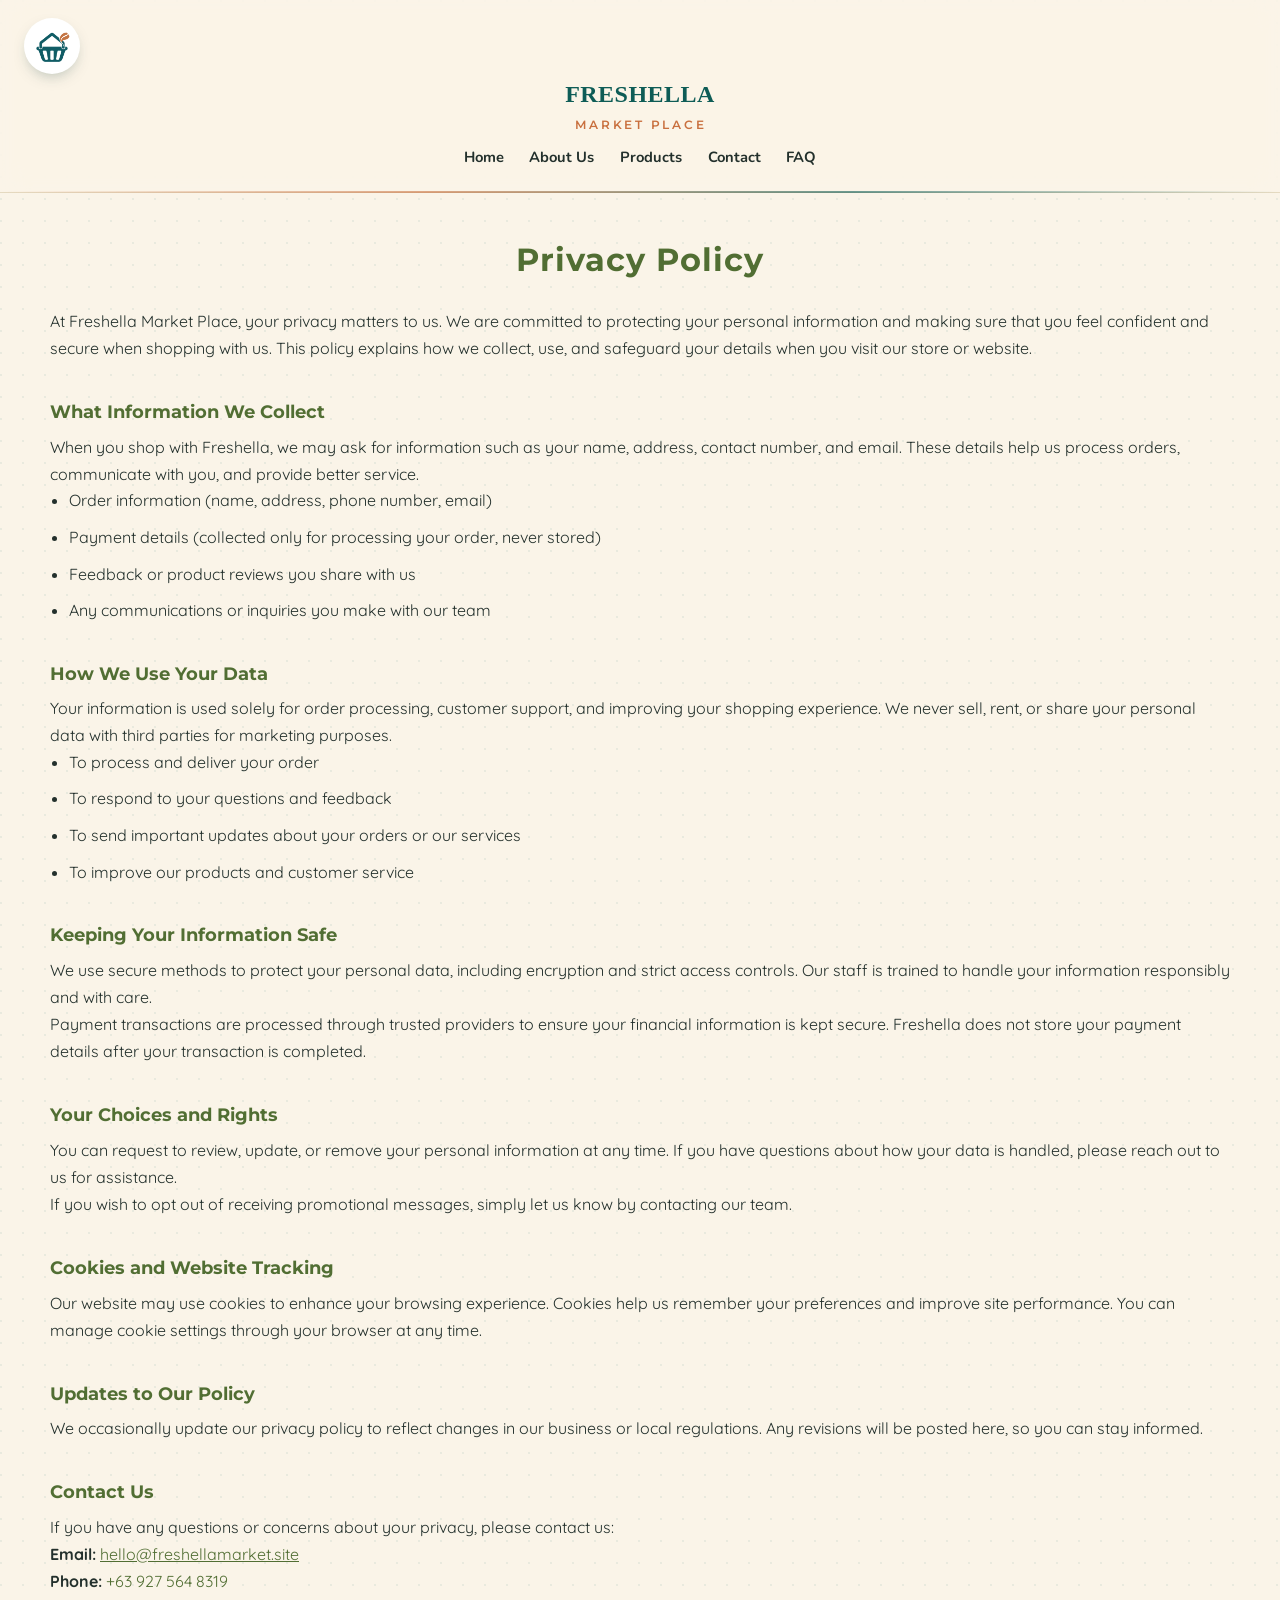
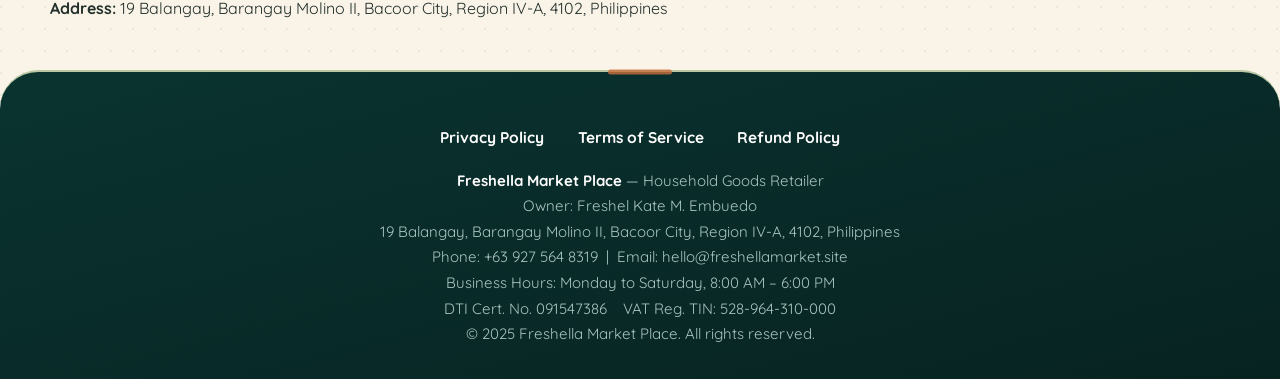
<file: privacy-policy.html>
<!DOCTYPE html>
<html lang="en">
<head>
  <meta charset="UTF-8">
  <meta name="viewport" content="width=device-width, initial-scale=1.0">
  <title>Privacy Policy | Freshella Market Place</title>
  <meta name="description" content="Learn how Freshella Market Place protects your personal information and keeps your privacy safe.">
  <link rel="icon" type="image/png" href="assets/favicon-v2.png">
  <link href="https://fonts.googleapis.com/css?family=Montserrat:400,700|Nunito:400,700|Quicksand:400,700&display=swap" rel="stylesheet">
  <style>
    :root {
      --primary: #516e33;
      --secondary: #f8f6ed;
      --accent: #d8b089;
      --footer-bg: #e7e6dc;
      --heading: #516e33;
      --text: #353d1d;
    }
    * { box-sizing: border-box; margin: 0; padding: 0; }
    body {
      font-family: 'Quicksand', Nunito, Arial, sans-serif;
      background: var(--secondary);
      color: var(--text);
      line-height: 1.7;
    }
    header {
      background: var(--secondary);
      padding: 2.2rem 0 1rem 0;
      text-align: center;
      border-bottom: 2px solid #b9c8a2;
      box-shadow: 0 2px 8px rgba(80, 105, 51, .08);
      position: sticky;
      top: 0;
      z-index: 1000;
      width: 100%;
    }
    .logo-img {
      width: 86px;
      height: 86px;
      display: block;
      margin: 0 auto 0.8rem auto;
      border-radius: 14px;
      background: #fff;
      padding: 0.5rem;
      object-fit: contain;
      box-shadow: 0 2px 10px rgba(80,105,51,0.10);
    }
    .logo-text {
      font-family: 'Quicksand', Arial, sans-serif;
      font-size: 1.6rem;
      font-weight: 700;
      color: var(--heading);
      letter-spacing: 2px;
      margin-bottom: 0.1rem;
    }
    .logo-sub {
      font-family: 'Montserrat', Arial, sans-serif;
      font-size: 1rem;
      font-weight: 600;
      color: #344d27;
      margin-bottom: 0.5rem;
    }
    nav {
      margin-top: 0.7rem;
      display: flex;
      justify-content: center;
      gap: 2rem;
      flex-wrap: wrap;
    }
    nav a {
      font-family: 'Montserrat', Arial, sans-serif;
      font-weight: 700;
      color: var(--heading);
      text-decoration: none;
      font-size: 1rem;
      transition: color .15s;
      padding-bottom: 1px;
      border-bottom: 2px solid transparent;
    }
    nav a:hover {
      color: var(--accent);
      border-bottom: 2px solid var(--accent);
    }
    .container {
      max-width: 700px;
      margin: 2.5rem auto;
      background: #fff;
      padding: 2.2rem 1.2rem;
      border-radius: 16px;
      box-shadow: 0 2px 8px rgba(80, 105, 51, .08);
    }
    h1 {
      font-family: 'Montserrat', Arial, sans-serif;
      font-size: 2rem;
      font-weight: 700;
      color: var(--heading);
      text-align: center;
      margin-bottom: 1.3rem;
      letter-spacing: 1px;
    }
    h2 {
      font-size: 1.15rem;
      font-family: 'Montserrat', Arial, sans-serif;
      color: var(--heading);
      margin-bottom: 0.4rem;
      margin-top: 2.1rem;
      font-weight: 700;
    }
    p, ul, li {
      font-size: 1rem;
    }
    ul {
      margin-left: 1.2rem;
      margin-bottom: 1.1rem;
    }
    li {
      margin-bottom: 0.7rem;
      line-height: 1.6;
    }
    @media (max-width: 700px) {
      .container { padding: 1rem .3rem; }
      .logo-img { width: 56px; height: 56px; }
      h1 { font-size: 1.2rem; }
      nav { gap: 1rem; }
    }
    footer {
      background: var(--footer-bg);
      padding: 2rem 0 1.2rem 0;
      text-align: center;
      font-size: .97rem;
      color: #444;
      margin-top: 3rem;
      border-top: 2px solid #b9c8a2;
      font-family: 'Quicksand', Arial, sans-serif;
    }
    .footer-links {
      margin-bottom: 1.1rem;
      display: flex;
      justify-content: center;
      gap: 2.1rem;
      flex-wrap: wrap;
    }
    .footer-links a {
      color: var(--heading);
      text-decoration: none;
      font-weight: 700;
      transition: color .2s;
    }
    .footer-links a:hover {
      color: var(--accent);
      text-decoration: underline;
    }
    .footer-meta {
      font-size: .94rem;
      margin-top: .8rem;
      color: #333;
      line-height: 1.7;
    }
  </style>
  <link rel="stylesheet" href="polish.css">
</head>
<body>
  <header>
    <div class="logo-wrapper">
    <img src="assets/logo-generated-v2.webp" alt="Freshella Market Place Logo" class="logo-img" />
    <div class="logo-text">FRESHELLA</div>
    <div class="logo-sub">MARKET PLACE</div>
    </div>
    <nav>
      <a href="index.html#home">Home</a>
      <a href="index.html#about">About Us</a>
      <a href="index.html#products">Products</a>
      <a href="index.html#contact">Contact</a>
      <a href="index.html#faq">FAQ</a>
    </nav>
  </header>
  <main class="container">
    <h1>Privacy Policy</h1>
    <p>
      At Freshella Market Place, your privacy matters to us. We are committed to protecting your personal information and making sure that you feel confident and secure when shopping with us. This policy explains how we collect, use, and safeguard your details when you visit our store or website.
    </p>
    <h2>What Information We Collect</h2>
    <p>
      When you shop with Freshella, we may ask for information such as your name, address, contact number, and email. These details help us process orders, communicate with you, and provide better service.
    </p>
    <ul>
      <li>Order information (name, address, phone number, email)</li>
      <li>Payment details (collected only for processing your order, never stored)</li>
      <li>Feedback or product reviews you share with us</li>
      <li>Any communications or inquiries you make with our team</li>
    </ul>
    <h2>How We Use Your Data</h2>
    <p>
      Your information is used solely for order processing, customer support, and improving your shopping experience. We never sell, rent, or share your personal data with third parties for marketing purposes.
    </p>
    <ul>
      <li>To process and deliver your order</li>
      <li>To respond to your questions and feedback</li>
      <li>To send important updates about your orders or our services</li>
      <li>To improve our products and customer service</li>
    </ul>
    <h2>Keeping Your Information Safe</h2>
    <p>
      We use secure methods to protect your personal data, including encryption and strict access controls. Our staff is trained to handle your information responsibly and with care.
    </p>
    <p>
      Payment transactions are processed through trusted providers to ensure your financial information is kept secure. Freshella does not store your payment details after your transaction is completed.
    </p>
    <h2>Your Choices and Rights</h2>
    <p>
      You can request to review, update, or remove your personal information at any time. If you have questions about how your data is handled, please reach out to us for assistance.
    </p>
    <p>
      If you wish to opt out of receiving promotional messages, simply let us know by contacting our team.
    </p>
    <h2>Cookies and Website Tracking</h2>
    <p>
      Our website may use cookies to enhance your browsing experience. Cookies help us remember your preferences and improve site performance. You can manage cookie settings through your browser at any time.
    </p>
    <h2>Updates to Our Policy</h2>
    <p>
      We occasionally update our privacy policy to reflect changes in our business or local regulations. Any revisions will be posted here, so you can stay informed.
    </p>
    <h2>Contact Us</h2>
    <p>
      If you have any questions or concerns about your privacy, please contact us:
      <br>
      <strong>Email:</strong> <a href="mailto:hello@freshellamarket.site" style="color:var(--primary);text-decoration:underline;">hello@freshellamarket.site</a>
      <br>
      <strong>Phone:</strong> <a href="tel:+639275648319" style="color:var(--primary);text-decoration:none;">+63 927 564 8319</a>
      <br>
      <strong>Address:</strong> 19 Balangay, Barangay Molino II, Bacoor City, Region IV-A, 4102, Philippines
    </p>
  </main>
  <footer>
    <div class="footer-links">
      <a href="privacy-policy.html">Privacy Policy</a>
      <a href="terms.html">Terms of Service</a>
      <a href="refund-policy.html">Refund Policy</a>
    </div>
    <div class="footer-meta">
      <strong>Freshella Market Place</strong> &mdash; Household Goods Retailer<br>
      Owner: Freshel Kate M. Embuedo<br>
      19 Balangay, Barangay Molino II, Bacoor City, Region IV-A, 4102, Philippines<br>
      Phone: +63 927 564 8319 &nbsp;|&nbsp; Email: hello@freshellamarket.site<br>
      Business Hours: Monday to Saturday, 8:00 AM – 6:00 PM<br>
      DTI Cert. No. 091547386 &nbsp;&nbsp; VAT Reg. TIN: 528-964-310-000<br>
      &copy; 2025 Freshella Market Place. All rights reserved.
    </div>
  </footer>
</body>
</html>
</file>
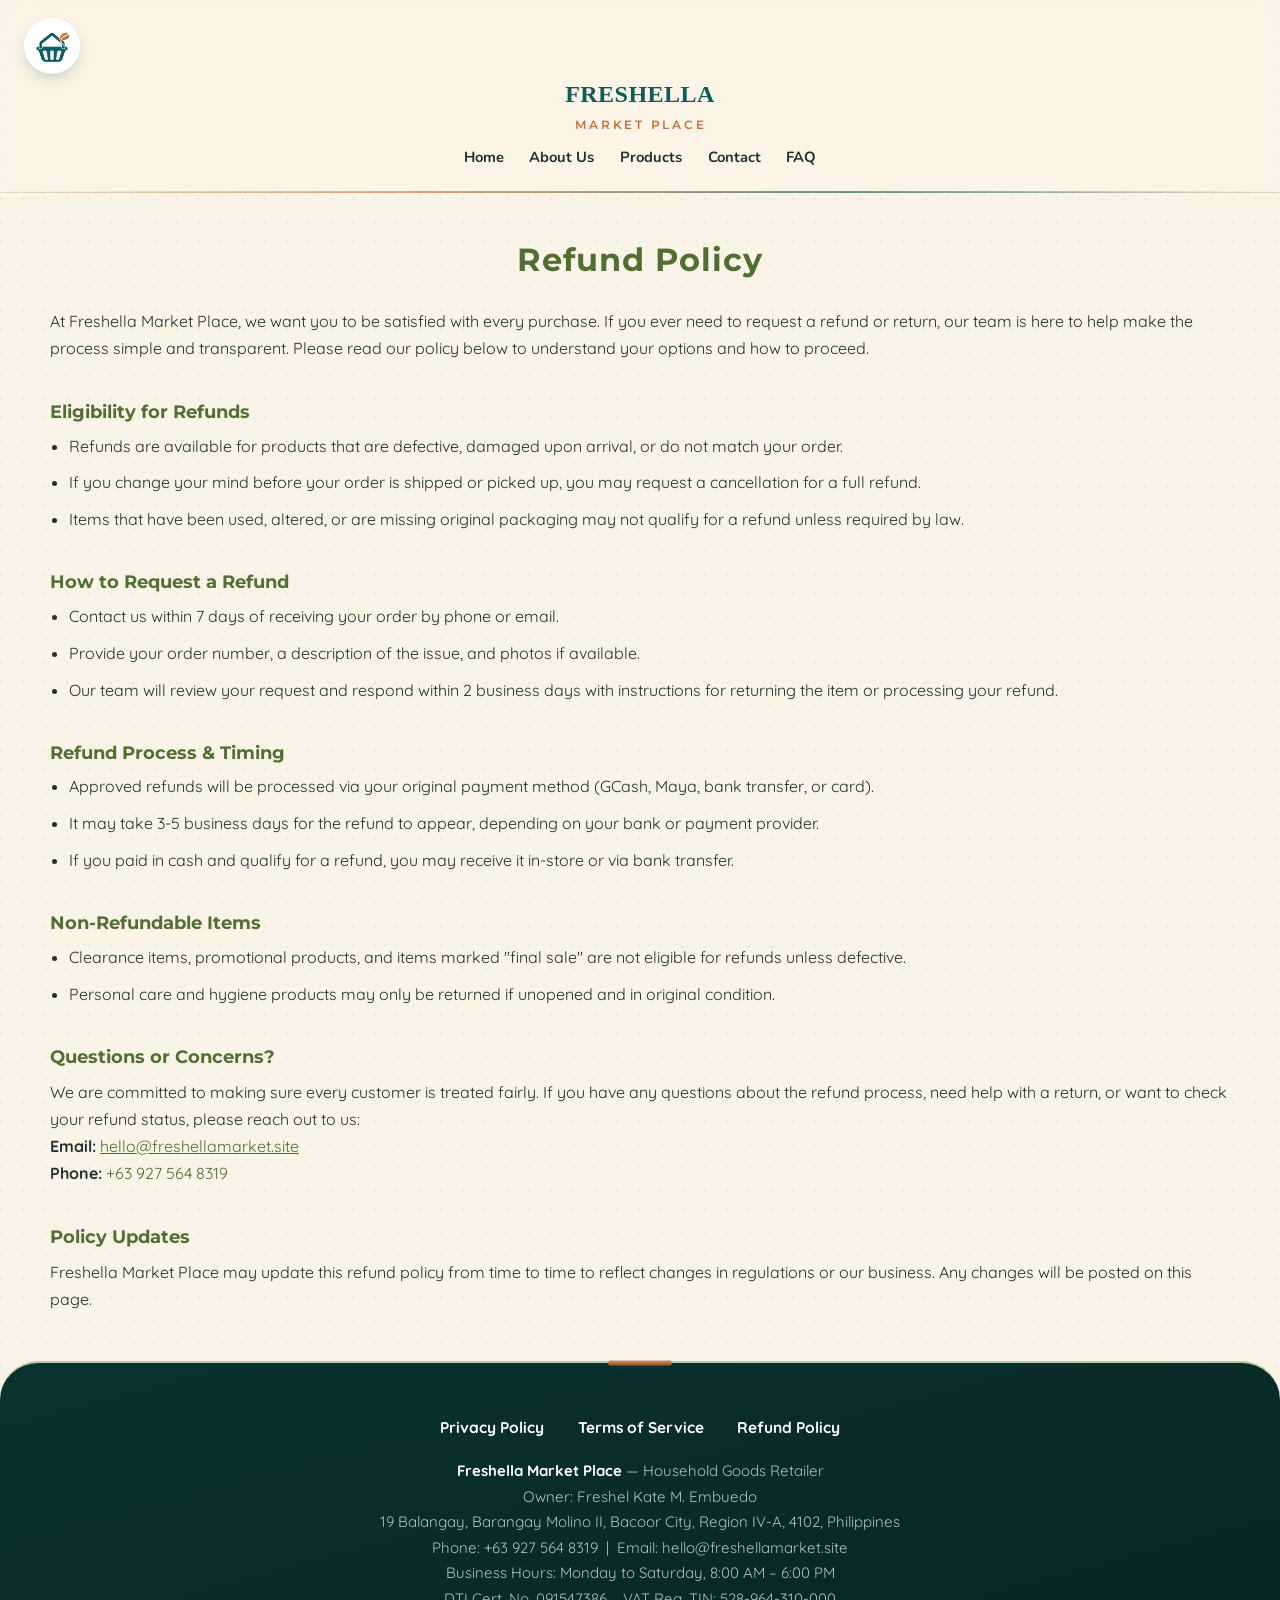
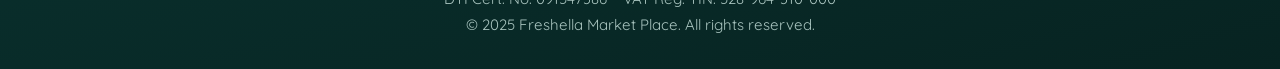
<file: refund-policy.html>
<!DOCTYPE html>
<html lang="en">
<head>
  <meta charset="UTF-8">
  <meta name="viewport" content="width=device-width, initial-scale=1.0">
  <title>Refund Policy | Freshella Market Place</title>
  <meta name="description" content="Read our refund policy to understand how Freshella Market Place handles returns and refunds for household goods.">
  <link rel="icon" type="image/png" href="assets/favicon-v2.png">
  <link href="https://fonts.googleapis.com/css?family=Montserrat:400,700|Nunito:400,700|Quicksand:400,700&display=swap" rel="stylesheet">
  <style>
    :root {
      --primary: #516e33;
      --secondary: #f8f6ed;
      --accent: #d8b089;
      --footer-bg: #e7e6dc;
      --heading: #516e33;
      --text: #353d1d;
    }
    * { box-sizing: border-box; margin: 0; padding: 0; }
    body {
      font-family: 'Quicksand', Nunito, Arial, sans-serif;
      background: var(--secondary);
      color: var(--text);
      line-height: 1.7;
    }
    header {
      background: var(--secondary);
      padding: 2.2rem 0 1rem 0;
      text-align: center;
      border-bottom: 2px solid #b9c8a2;
      box-shadow: 0 2px 8px rgba(80, 105, 51, .08);
      position: sticky;
      top: 0;
      z-index: 1000;
      width: 100%;
    }
    .logo-img {
      width: 86px;
      height: 86px;
      display: block;
      margin: 0 auto 0.8rem auto;
      border-radius: 14px;
      background: #fff;
      padding: 0.5rem;
      object-fit: contain;
      box-shadow: 0 2px 10px rgba(80,105,51,0.10);
    }
    .logo-text {
      font-family: 'Quicksand', Arial, sans-serif;
      font-size: 1.6rem;
      font-weight: 700;
      color: var(--heading);
      letter-spacing: 2px;
      margin-bottom: 0.1rem;
    }
    .logo-sub {
      font-family: 'Montserrat', Arial, sans-serif;
      font-size: 1rem;
      font-weight: 600;
      color: #344d27;
      margin-bottom: 0.5rem;
    }
    nav {
      margin-top: 0.7rem;
      display: flex;
      justify-content: center;
      gap: 2rem;
      flex-wrap: wrap;
    }
    nav a {
      font-family: 'Montserrat', Arial, sans-serif;
      font-weight: 700;
      color: var(--heading);
      text-decoration: none;
      font-size: 1rem;
      transition: color .15s;
      padding-bottom: 1px;
      border-bottom: 2px solid transparent;
    }
    nav a:hover {
      color: var(--accent);
      border-bottom: 2px solid var(--accent);
    }
    .container {
      max-width: 700px;
      margin: 2.5rem auto;
      background: #fff;
      padding: 2.2rem 1.2rem;
      border-radius: 16px;
      box-shadow: 0 2px 8px rgba(80, 105, 51, .08);
    }
    h1 {
      font-family: 'Montserrat', Arial, sans-serif;
      font-size: 2rem;
      font-weight: 700;
      color: var(--heading);
      text-align: center;
      margin-bottom: 1.3rem;
      letter-spacing: 1px;
    }
    h2 {
      font-size: 1.15rem;
      font-family: 'Montserrat', Arial, sans-serif;
      color: var(--heading);
      margin-bottom: 0.4rem;
      margin-top: 2.1rem;
      font-weight: 700;
    }
    p, ul, li {
      font-size: 1rem;
    }
    ul {
      margin-left: 1.2rem;
      margin-bottom: 1.1rem;
    }
    li {
      margin-bottom: 0.7rem;
      line-height: 1.6;
    }
    @media (max-width: 700px) {
      .container { padding: 1rem .3rem; }
      .logo-img { width: 56px; height: 56px; }
      h1 { font-size: 1.2rem; }
      nav { gap: 1rem; }
    }
    footer {
      background: var(--footer-bg);
      padding: 2rem 0 1.2rem 0;
      text-align: center;
      font-size: .97rem;
      color: #444;
      margin-top: 3rem;
      border-top: 2px solid #b9c8a2;
      font-family: 'Quicksand', Arial, sans-serif;
    }
    .footer-links {
      margin-bottom: 1.1rem;
      display: flex;
      justify-content: center;
      gap: 2.1rem;
      flex-wrap: wrap;
    }
    .footer-links a {
      color: var(--heading);
      text-decoration: none;
      font-weight: 700;
      transition: color .2s;
    }
    .footer-links a:hover {
      color: var(--accent);
      text-decoration: underline;
    }
    .footer-meta {
      font-size: .94rem;
      margin-top: .8rem;
      color: #333;
      line-height: 1.7;
    }
  </style>
  <link rel="stylesheet" href="polish.css">
</head>
<body>
  <header>
    <div class="logo-wrapper">
    <img src="assets/logo-generated-v2.webp" alt="Freshella Market Place Logo" class="logo-img" />
    <div class="logo-text">FRESHELLA</div>
    <div class="logo-sub">MARKET PLACE</div>
    </div>
    <nav>
      <a href="index.html#home">Home</a>
      <a href="index.html#about">About Us</a>
      <a href="index.html#products">Products</a>
      <a href="index.html#contact">Contact</a>
      <a href="index.html#faq">FAQ</a>
    </nav>
  </header>
  <main class="container">
    <h1>Refund Policy</h1>
    <p>
      At Freshella Market Place, we want you to be satisfied with every purchase. If you ever need to request a refund or return, our team is here to help make the process simple and transparent. Please read our policy below to understand your options and how to proceed.
    </p>
    <h2>Eligibility for Refunds</h2>
    <ul>
      <li>Refunds are available for products that are defective, damaged upon arrival, or do not match your order.</li>
      <li>If you change your mind before your order is shipped or picked up, you may request a cancellation for a full refund.</li>
      <li>Items that have been used, altered, or are missing original packaging may not qualify for a refund unless required by law.</li>
    </ul>
    <h2>How to Request a Refund</h2>
    <ul>
      <li>Contact us within 7 days of receiving your order by phone or email.</li>
      <li>Provide your order number, a description of the issue, and photos if available.</li>
      <li>Our team will review your request and respond within 2 business days with instructions for returning the item or processing your refund.</li>
    </ul>
    <h2>Refund Process & Timing</h2>
    <ul>
      <li>Approved refunds will be processed via your original payment method (GCash, Maya, bank transfer, or card).</li>
      <li>It may take 3-5 business days for the refund to appear, depending on your bank or payment provider.</li>
      <li>If you paid in cash and qualify for a refund, you may receive it in-store or via bank transfer.</li>
    </ul>
    <h2>Non-Refundable Items</h2>
    <ul>
      <li>Clearance items, promotional products, and items marked "final sale" are not eligible for refunds unless defective.</li>
      <li>Personal care and hygiene products may only be returned if unopened and in original condition.</li>
    </ul>
    <h2>Questions or Concerns?</h2>
    <p>
      We are committed to making sure every customer is treated fairly. If you have any questions about the refund process, need help with a return, or want to check your refund status, please reach out to us:
      <br>
      <strong>Email:</strong> <a href="mailto:hello@freshellamarket.site" style="color:var(--primary);text-decoration:underline;">hello@freshellamarket.site</a>
      <br>
      <strong>Phone:</strong> <a href="tel:+639275648319" style="color:var(--primary);text-decoration:none;">+63 927 564 8319</a>
    </p>
    <h2>Policy Updates</h2>
    <p>
      Freshella Market Place may update this refund policy from time to time to reflect changes in regulations or our business. Any changes will be posted on this page.
    </p>
  </main>
  <footer>
    <div class="footer-links">
      <a href="privacy-policy.html">Privacy Policy</a>
      <a href="terms.html">Terms of Service</a>
      <a href="refund-policy.html">Refund Policy</a>
    </div>
    <div class="footer-meta">
      <strong>Freshella Market Place</strong> &mdash; Household Goods Retailer<br>
      Owner: Freshel Kate M. Embuedo<br>
      19 Balangay, Barangay Molino II, Bacoor City, Region IV-A, 4102, Philippines<br>
      Phone: +63 927 564 8319 &nbsp;|&nbsp; Email: hello@freshellamarket.site<br>
      Business Hours: Monday to Saturday, 8:00 AM – 6:00 PM<br>
      DTI Cert. No. 091547386 &nbsp;&nbsp; VAT Reg. TIN: 528-964-310-000<br>
      &copy; 2025 Freshella Market Place. All rights reserved.
    </div>
  </footer>
</body>
</html>
</file>
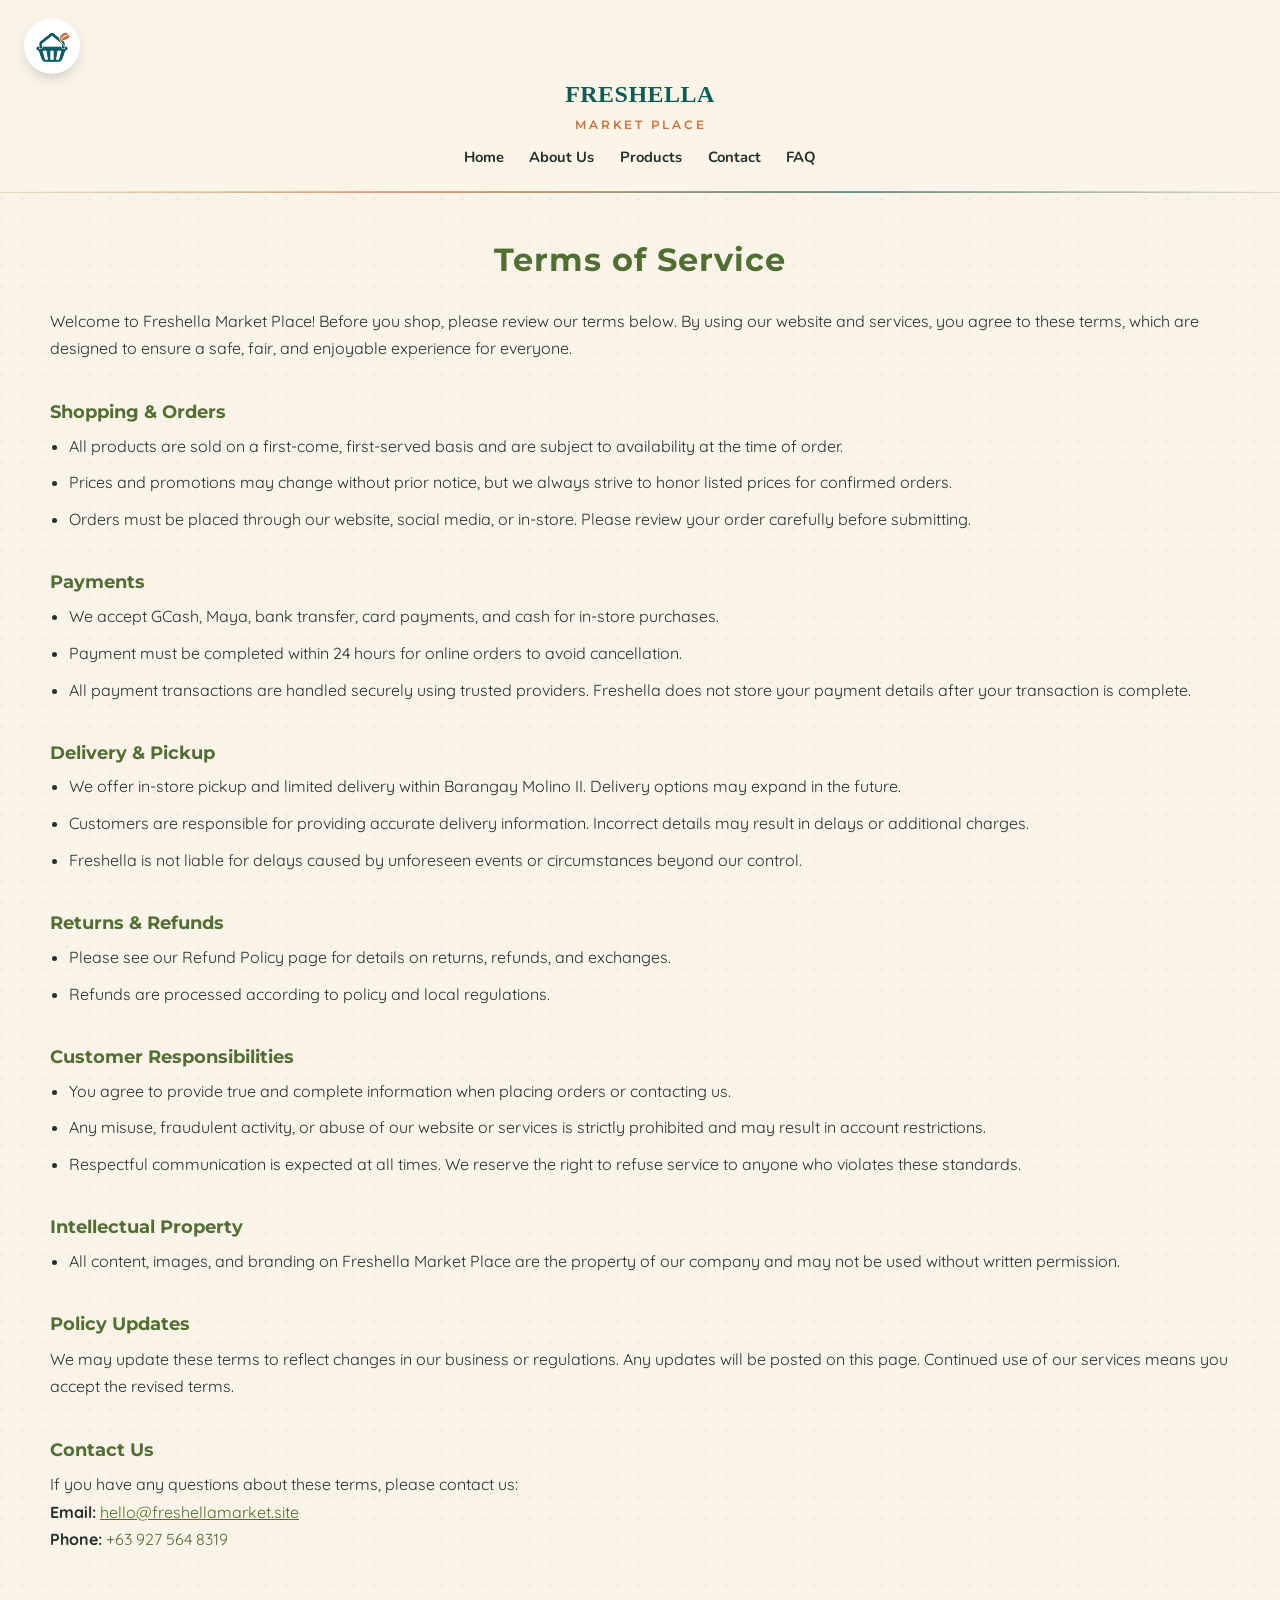
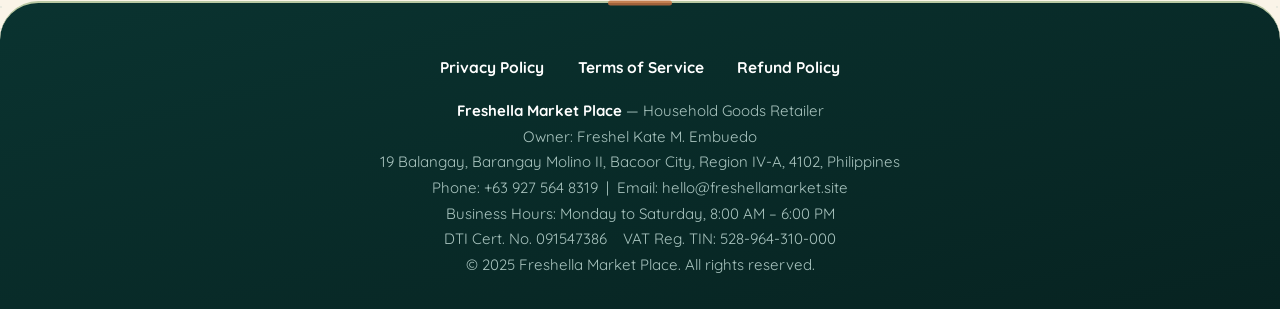
<file: terms.html>
<!DOCTYPE html>
<html lang="en">
<head>
  <meta charset="UTF-8">
  <meta name="viewport" content="width=device-width, initial-scale=1.0">
  <title>Terms of Service | Freshella Market Place</title>
  <meta name="description" content="Read the terms of service for shopping at Freshella Market Place.">
  <link rel="icon" type="image/png" href="assets/favicon-v2.png">
  <link href="https://fonts.googleapis.com/css?family=Montserrat:400,700|Nunito:400,700|Quicksand:400,700&display=swap" rel="stylesheet">
  <style>
    :root {
      --primary: #516e33;
      --secondary: #f8f6ed;
      --accent: #d8b089;
      --footer-bg: #e7e6dc;
      --heading: #516e33;
      --text: #353d1d;
    }
    * { box-sizing: border-box; margin: 0; padding: 0; }
    body {
      font-family: 'Quicksand', Nunito, Arial, sans-serif;
      background: var(--secondary);
      color: var(--text);
      line-height: 1.7;
    }
    header {
      background: var(--secondary);
      padding: 2.2rem 0 1rem 0;
      text-align: center;
      border-bottom: 2px solid #b9c8a2;
      box-shadow: 0 2px 8px rgba(80, 105, 51, .08);
      position: sticky;
      top: 0;
      z-index: 1000;
      width: 100%;
    }
    .logo-img {
      width: 86px;
      height: 86px;
      display: block;
      margin: 0 auto 0.8rem auto;
      border-radius: 14px;
      background: #fff;
      padding: 0.5rem;
      object-fit: contain;
      box-shadow: 0 2px 10px rgba(80,105,51,0.10);
    }
    .logo-text {
      font-family: 'Quicksand', Arial, sans-serif;
      font-size: 1.6rem;
      font-weight: 700;
      color: var(--heading);
      letter-spacing: 2px;
      margin-bottom: 0.1rem;
    }
    .logo-sub {
      font-family: 'Montserrat', Arial, sans-serif;
      font-size: 1rem;
      font-weight: 600;
      color: #344d27;
      margin-bottom: 0.5rem;
    }
    nav {
      margin-top: 0.7rem;
      display: flex;
      justify-content: center;
      gap: 2rem;
      flex-wrap: wrap;
    }
    nav a {
      font-family: 'Montserrat', Arial, sans-serif;
      font-weight: 700;
      color: var(--heading);
      text-decoration: none;
      font-size: 1rem;
      transition: color .15s;
      padding-bottom: 1px;
      border-bottom: 2px solid transparent;
    }
    nav a:hover {
      color: var(--accent);
      border-bottom: 2px solid var(--accent);
    }
    .container {
      max-width: 700px;
      margin: 2.5rem auto;
      background: #fff;
      padding: 2.2rem 1.2rem;
      border-radius: 16px;
      box-shadow: 0 2px 8px rgba(80, 105, 51, .08);
    }
    h1 {
      font-family: 'Montserrat', Arial, sans-serif;
      font-size: 2rem;
      font-weight: 700;
      color: var(--heading);
      text-align: center;
      margin-bottom: 1.3rem;
      letter-spacing: 1px;
    }
    h2 {
      font-size: 1.15rem;
      font-family: 'Montserrat', Arial, sans-serif;
      color: var(--heading);
      margin-bottom: 0.4rem;
      margin-top: 2.1rem;
      font-weight: 700;
    }
    p, ul, li {
      font-size: 1rem;
    }
    ul {
      margin-left: 1.2rem;
      margin-bottom: 1.1rem;
    }
    li {
      margin-bottom: 0.7rem;
      line-height: 1.6;
    }
    @media (max-width: 700px) {
      .container { padding: 1rem .3rem; }
      .logo-img { width: 56px; height: 56px; }
      h1 { font-size: 1.2rem; }
      nav { gap: 1rem; }
    }
    footer {
      background: var(--footer-bg);
      padding: 2rem 0 1.2rem 0;
      text-align: center;
      font-size: .97rem;
      color: #444;
      margin-top: 3rem;
      border-top: 2px solid #b9c8a2;
      font-family: 'Quicksand', Arial, sans-serif;
    }
    .footer-links {
      margin-bottom: 1.1rem;
      display: flex;
      justify-content: center;
      gap: 2.1rem;
      flex-wrap: wrap;
    }
    .footer-links a {
      color: var(--heading);
      text-decoration: none;
      font-weight: 700;
      transition: color .2s;
    }
    .footer-links a:hover {
      color: var(--accent);
      text-decoration: underline;
    }
    .footer-meta {
      font-size: .94rem;
      margin-top: .8rem;
      color: #333;
      line-height: 1.7;
    }
  </style>
  <link rel="stylesheet" href="polish.css">
</head>
<body>
  <header>
    <div class="logo-wrapper">
    <img src="assets/logo-generated-v2.webp" alt="Freshella Market Place Logo" class="logo-img" />
    <div class="logo-text">FRESHELLA</div>
    <div class="logo-sub">MARKET PLACE</div>
    </div>
    <nav>
      <a href="index.html#home">Home</a>
      <a href="index.html#about">About Us</a>
      <a href="index.html#products">Products</a>
      <a href="index.html#contact">Contact</a>
      <a href="index.html#faq">FAQ</a>
    </nav>
  </header>
  <main class="container">
    <h1>Terms of Service</h1>
    <p>
      Welcome to Freshella Market Place! Before you shop, please review our terms below. By using our website and services, you agree to these terms, which are designed to ensure a safe, fair, and enjoyable experience for everyone.
    </p>
    <h2>Shopping & Orders</h2>
    <ul>
      <li>All products are sold on a first-come, first-served basis and are subject to availability at the time of order.</li>
      <li>Prices and promotions may change without prior notice, but we always strive to honor listed prices for confirmed orders.</li>
      <li>Orders must be placed through our website, social media, or in-store. Please review your order carefully before submitting.</li>
    </ul>
    <h2>Payments</h2>
    <ul>
      <li>We accept GCash, Maya, bank transfer, card payments, and cash for in-store purchases.</li>
      <li>Payment must be completed within 24 hours for online orders to avoid cancellation.</li>
      <li>All payment transactions are handled securely using trusted providers. Freshella does not store your payment details after your transaction is complete.</li>
    </ul>
    <h2>Delivery & Pickup</h2>
    <ul>
      <li>We offer in-store pickup and limited delivery within Barangay Molino II. Delivery options may expand in the future.</li>
      <li>Customers are responsible for providing accurate delivery information. Incorrect details may result in delays or additional charges.</li>
      <li>Freshella is not liable for delays caused by unforeseen events or circumstances beyond our control.</li>
    </ul>
    <h2>Returns & Refunds</h2>
    <ul>
      <li>Please see our Refund Policy page for details on returns, refunds, and exchanges.</li>
      <li>Refunds are processed according to policy and local regulations.</li>
    </ul>
    <h2>Customer Responsibilities</h2>
    <ul>
      <li>You agree to provide true and complete information when placing orders or contacting us.</li>
      <li>Any misuse, fraudulent activity, or abuse of our website or services is strictly prohibited and may result in account restrictions.</li>
      <li>Respectful communication is expected at all times. We reserve the right to refuse service to anyone who violates these standards.</li>
    </ul>
    <h2>Intellectual Property</h2>
    <ul>
      <li>All content, images, and branding on Freshella Market Place are the property of our company and may not be used without written permission.</li>
    </ul>
    <h2>Policy Updates</h2>
    <p>
      We may update these terms to reflect changes in our business or regulations. Any updates will be posted on this page. Continued use of our services means you accept the revised terms.
    </p>
    <h2>Contact Us</h2>
    <p>
      If you have any questions about these terms, please contact us:<br>
      <strong>Email:</strong> <a href="mailto:hello@freshellamarket.site" style="color:var(--primary);text-decoration:underline;">hello@freshellamarket.site</a>
      <br>
      <strong>Phone:</strong> <a href="tel:+639275648319" style="color:var(--primary);text-decoration:none;">+63 927 564 8319</a>
    </p>
  </main>
  <footer>
    <div class="footer-links">
      <a href="privacy-policy.html">Privacy Policy</a>
      <a href="terms.html">Terms of Service</a>
      <a href="refund-policy.html">Refund Policy</a>
    </div>
    <div class="footer-meta">
      <strong>Freshella Market Place</strong> &mdash; Household Goods Retailer<br>
      Owner: Freshel Kate M. Embuedo<br>
      19 Balangay, Barangay Molino II, Bacoor City, Region IV-A, 4102, Philippines<br>
      Phone: +63 927 564 8319 &nbsp;|&nbsp; Email: hello@freshellamarket.site<br>
      Business Hours: Monday to Saturday, 8:00 AM – 6:00 PM<br>
      DTI Cert. No. 091547386 &nbsp;&nbsp; VAT Reg. TIN: 528-964-310-000<br>
      &copy; 2025 Freshella Market Place. All rights reserved.
    </div>
  </footer>
</body>
</html>
</file>
<file: polish.css>
:root {
  --teal: #0e5c56;
  --teal-dark: #0a3330;
  --teal-deep: #072321;
  --clay: #c9703f;
  --clay-soft: #f3ddc9;
  --sand: #faf4e8;
  --card: #fffdf8;
  --ink: #23302c;
  --muted: #5f6e63;
  --line: #e5dac1;
  --radius: 1.4rem;
  --shadow: 0 20px 44px -26px rgba(10,51,48,.4);
  --shadow-lg: 0 30px 60px -20px rgba(10,51,48,.45), 0 10px 20px -12px rgba(201,112,63,.18);
  --display: 'DM Serif Display', Georgia, serif;
}
html { scroll-behavior: smooth; }
body {
  background:
    radial-gradient(circle at 1px 1px, rgba(14,92,86,.07) 1px, transparent 0) 0 0/22px 22px,
    var(--sand);
  color: var(--ink); -webkit-font-smoothing: antialiased;
}
section[id] { scroll-margin-top: 150px; }
.container { background: transparent; box-shadow: none; padding: 0; max-width: 1180px; }
section { margin-bottom: 0; position: relative; }
section + section, #home + section { margin-top: clamp(3.5rem, 8vw, 6rem); }
section h2 { font-family: var(--display); color: var(--teal); font-size: clamp(1.9rem, 3.8vw, 2.7rem); letter-spacing: 0; font-weight: 400; position: relative; }
#about h2, #products h2, #contact h2, #testimonials h2, .faq-list ~ * h2, section:not(.hero) > h2:first-of-type {
  padding-left: 1.1rem; border-left: 4px solid var(--clay);
}

/* Header */
header { background: rgba(250,244,232,.82); backdrop-filter: blur(14px) saturate(140%); border-bottom: 1px solid var(--line); box-shadow: none; padding: 1.1rem 1.5rem; position: relative; }
header::after { content: ''; position: absolute; left: 0; right: 0; bottom: -1px; height: 2px; background: linear-gradient(90deg, transparent, var(--clay), var(--teal), transparent); opacity: .6; }
.logo-wrapper { flex-direction: row; justify-content: center; gap: .8rem; }
.logo-img { width: 56px; height: 56px; border-radius: 50%; box-shadow: 0 6px 16px -6px rgba(10,51,48,.35); margin: 0; }
.logo-text { font-family: var(--display); font-size: 1.5rem; letter-spacing: .02em; color: var(--teal); margin: 0; }
.logo-sub { font-size: .78rem; letter-spacing: .22em; color: var(--clay); margin: 0 0 0 .1rem; align-self: center; }
nav { margin-top: .6rem; gap: 1.6rem; }
nav a { font-family: 'Nunito', sans-serif; font-weight: 700; font-size: .92rem; color: var(--ink); border-bottom: 2px solid transparent; position: relative; padding-bottom: 2px; transition: color .2s, border-color .2s; }
nav a:hover { color: var(--clay); border-color: var(--clay); }

/* Hero */
.hero {
  text-align: left; display: grid; grid-template-columns: 1.15fr .85fr; gap: 2.5rem; align-items: center;
  background: linear-gradient(155deg, var(--teal) 0%, #0c4440 55%, var(--teal-deep) 100%); color: #fff;
  border-radius: 2rem; padding: clamp(2.2rem, 5vw, 4.4rem); box-shadow: var(--shadow-lg); margin-top: 2rem;
  position: relative; overflow: hidden; isolation: isolate;
}
.hero::before {
  content: ''; position: absolute; inset: 0; z-index: -1; pointer-events: none;
  background:
    radial-gradient(520px 420px at 92% -10%, rgba(201,112,63,.4), transparent 60%),
    radial-gradient(360px 360px at -8% 110%, rgba(255,255,255,.12), transparent 60%);
}
.hero::after {
  content: ''; position: absolute; z-index: -1; pointer-events: none; right: -70px; top: -70px;
  width: 260px; height: 260px; border-radius: 50%; border: 1.5px dashed rgba(255,255,255,.22);
}
.freshella-hero-copy { position: relative; }
.freshella-hero-copy::before {
  content: '🧺'; position: absolute; top: -2.6rem; left: 0; font-size: 1.6rem;
  width: 3rem; height: 3rem; display: flex; align-items: center; justify-content: center;
  background: rgba(255,255,255,.14); border: 1px solid rgba(255,255,255,.3); border-radius: 50%;
}
.hero h2 { font-family: var(--display); font-weight: 400; color: #fff; font-size: clamp(2.1rem, 4.6vw, 3.3rem); line-height: 1.08; letter-spacing: -.01em; margin-bottom: 1.2rem; margin-top: 1.6rem; }
.hero p { color: #dcf0ec; font-family: 'Nunito', sans-serif; font-size: 1.02rem; max-width: 52ch; }
.tagline { display: inline-flex; align-items: center; gap: .5rem; background: var(--clay); color: #fff; font-weight: 700; padding: .55rem 1.2rem; border-radius: 999px; margin: 1.2rem 0; font-size: .92rem; box-shadow: 0 10px 22px -10px rgba(201,112,63,.7); }
.freshella-shop-link {
  display: inline-flex; align-items: center; gap: .6rem; background: #fff; color: var(--teal); font-weight: 800; padding: .9rem 1.7rem;
  border-radius: 999px; text-decoration: none; margin-top: .8rem; box-shadow: 0 14px 28px -12px rgba(0,0,0,.35); transition: transform .2s, box-shadow .2s;
}
.freshella-shop-link:hover { background: var(--clay-soft); transform: translateY(-3px); box-shadow: 0 18px 32px -12px rgba(0,0,0,.4); }
.hero-media-wrap { width: 100%; }
.refresh-hero-media { width: 100%; margin: 0; position: relative; height: 0; padding-top: 100%; }
.refresh-hero-media::before {
  content: ''; position: absolute; inset: 14px -14px -14px 14px; z-index: 0;
  border-radius: 1.6rem; background: var(--clay); opacity: .55; transform: rotate(2.5deg);
}
.refresh-hero-media img { position: absolute; inset: 0; width: 100%; height: 100%; object-fit: cover; border-radius: 1.6rem; border: 6px solid rgba(255,255,255,.3); box-shadow: 0 24px 50px -20px rgba(0,0,0,.5); z-index: 1; }
.refresh-hero-media::after {
  content: 'Est. 2021'; position: absolute; left: -14px; bottom: -14px; z-index: 2; background: #fff; color: var(--teal-dark);
  font-family: var(--display); font-weight: 400; font-size: .92rem; padding: .55rem 1.1rem; border-radius: 999px;
  box-shadow: 0 14px 28px -12px rgba(0,0,0,.4); letter-spacing: .03em;
}

/* Trust bar */
.trust-bar {
  max-width: 1180px; margin: 2rem auto 0; display: flex; flex-wrap: wrap; justify-content: space-between; gap: 1rem 1.5rem;
  padding: 1.1rem 1.6rem; background: var(--card); border: 1px solid var(--line); border-radius: 1.1rem; box-shadow: 0 2px 0 var(--line);
}
.trust-item { display: flex; align-items: center; gap: .55rem; font-weight: 700; font-size: .86rem; color: var(--ink); white-space: nowrap; }
.trust-item span { font-size: 1.1rem; }

/* About */
#about p:first-of-type { color: var(--clay); font-weight: 700; text-transform: uppercase; letter-spacing: .1em; font-size: .82rem; }
#about > p { max-width: 70ch; color: var(--muted); }
.about-values { display: flex; flex-direction: column; margin-top: 1.8rem; border-top: 1px solid var(--line); }
.value-card {
  flex: 0 0 auto; min-width: 0; background: transparent; box-shadow: none; border-radius: 0; font-family: inherit; font-weight: 400; font-size: 1rem; color: inherit;
  display: flex; align-items: center; gap: 1.3rem; padding: 1.1rem .4rem; border-bottom: 1px solid var(--line);
  position: relative; transition: padding-left .25s, background .25s;
}
.value-card:hover { padding-left: .9rem; background: linear-gradient(90deg, var(--clay-soft), transparent 60%); }
.value-card .vc-num {
  font-family: var(--display); font-size: 1.5rem; color: var(--clay-soft); -webkit-text-stroke: 1px var(--clay);
  flex: none; width: 2.6rem;
}
.value-card .vc-text { display: flex; flex-direction: column; gap: .15rem; }
.value-card .vc-text strong { font-family: var(--display); font-weight: 400; font-size: 1.12rem; color: var(--teal); }
.value-card .vc-text em { font-style: normal; color: var(--muted); font-size: .88rem; }

/* Products */
#products > p:first-of-type { color: var(--clay); font-weight: 700; margin-bottom: 1.6rem; }
.products-grid { display: grid; grid-template-columns: repeat(3, 1fr); gap: 1.6rem; }
.product-card {
  background: var(--card); border: 1px solid var(--line); border-radius: 1.3rem; padding: 1.1rem 1.1rem 1.4rem;
  box-shadow: 0 2px 0 var(--line); transition: transform .25s, box-shadow .25s, border-color .25s; text-align: left;
  position: relative; counter-increment: product-index; justify-content: flex-start;
}
.product-card:hover { transform: translateY(-8px); box-shadow: var(--shadow-lg); border-color: var(--clay); }
.pc-img { width: 100%; position: relative; height: 0; padding-top: 100%; background: var(--sand); border-radius: .9rem; margin-bottom: .9rem; overflow: hidden; }
.pc-img img { position: absolute; inset: 0; width: 100%; height: 100%; object-fit: cover; transition: transform .35s; }
.product-card:hover .pc-img img { transform: scale(1.06); }
.product-card h3 { font-family: var(--display); font-weight: 400; color: var(--teal); font-size: 1.2rem; margin-bottom: .3rem; }
.product-card p { color: var(--muted); font-size: .88rem; margin-bottom: .7rem; }
.product-meta { display: inline-block; background: var(--clay-soft); color: var(--clay); font-weight: 800; padding: .3rem .8rem; border-radius: 999px; font-size: .82rem; margin-bottom: .8rem; }
.product-card button {
  width: 100%; background: var(--teal); color: #fff; border: none; border-radius: 999px; padding: .8rem;
  font-weight: 700; cursor: pointer; transition: background .2s, transform .2s; letter-spacing: .01em;
}
.product-card button:hover { background: var(--clay); transform: translateY(-2px); }
.products-grid { counter-reset: product-index; }
.product-card:nth-child(1) { grid-column: span 2; display: flex; align-items: center; gap: 1.6rem; padding: 1.3rem; }
.product-card:nth-child(1) .pc-img { flex: 0 0 42% !important; width: 42% !important; height: 0 !important; padding-top: 42% !important; margin-bottom: 0 !important; align-self: stretch; }
.product-card:nth-child(1) .pc-info { flex: 1; min-width: 0; }
.product-card:nth-child(1) .pc-info button { width: auto; padding: .8rem 1.8rem; }
.product-card:nth-child(1)::before {
  content: 'Bestseller'; position: absolute; top: 1rem; left: 1rem; z-index: 1; background: var(--teal); color: #fff;
  font-size: .68rem; font-weight: 800; letter-spacing: .08em; text-transform: uppercase; padding: .35rem .7rem; border-radius: 999px;
}

/* Cart */
.cart-section { max-width: 420px; margin-left: auto; margin-right: 0; background: var(--card); border: 1px solid var(--line); border-left: 6px solid var(--clay); border-radius: 1.2rem; box-shadow: var(--shadow); padding: 1.6rem; }
.cart-section h2 { font-size: 1.4rem; }
.cart-list li { border-bottom: 1px dashed var(--line); padding: .6rem 0; display: flex; justify-content: space-between; }
.cart-actions button { border-radius: 999px; font-weight: 700; }
#checkout-btn { background: var(--teal); color: #fff; border: none; }
#checkout-btn:hover:not(:disabled) { background: var(--clay); }
#clear-cart-btn { background: transparent; border: 1.5px solid var(--teal); color: var(--teal); }

/* Contact */
#contact { background: linear-gradient(165deg, var(--teal-dark) 0%, var(--teal-deep) 100%); color: #e7f2f0; border-radius: 2rem; padding: clamp(1.8rem, 4vw, 3.2rem); position: relative; overflow: hidden; }
#contact::before { content: ''; position: absolute; right: -60px; bottom: -60px; width: 220px; height: 220px; border-radius: 50%; background: radial-gradient(circle, rgba(201,112,63,.22), transparent 70%); }
#contact h2 { color: #fff; }
#contact p:first-of-type { color: var(--clay-soft); font-weight: 700; margin-bottom: 1.4rem; }
.contact-info { display: grid; grid-template-columns: repeat(4, 1fr); gap: 1.6rem; position: relative; }
.contact-info strong { color: var(--clay-soft); font-size: .78rem; letter-spacing: .1em; text-transform: uppercase; display: block; margin-bottom: .3rem; }
.contact-info a { color: #fff; font-weight: 700; }
.contact-info a:hover { color: var(--clay-soft); }
#contact > p:last-child { color: #c6ddd9; margin-top: 1.4rem; }
#contact > p:last-child a { color: var(--clay-soft); }

/* Testimonials */
.testimonials { display: grid; grid-template-columns: repeat(3, 1fr); gap: 1.4rem; }
.testimonial {
  background: var(--card); border: 1px solid var(--line); border-radius: 1.2rem; padding: 1.6rem 1.4rem;
  font-family: var(--display); font-size: 1.02rem; line-height: 1.45; color: var(--ink); position: relative;
  transition: transform .25s, box-shadow .25s;
}
.testimonial:hover { transform: translateY(-5px) rotate(-.3deg); box-shadow: var(--shadow); }
.testimonial::before { content: '\201C'; font-family: var(--display); font-size: 3rem; color: var(--clay-soft); position: absolute; top: .2rem; left: 1rem; line-height: 1; }
.testimonial { padding-top: 2.4rem; }
.testimonial::after { content: '★★★★★'; display: block; font-family: 'Nunito', sans-serif; font-size: .78rem; letter-spacing: .15em; color: var(--clay); margin-top: 1rem; }
.testimonial cite { display: block; margin-top: .5rem; font-family: 'Nunito', sans-serif; font-style: normal; font-weight: 700; font-size: .85rem; color: var(--teal); }

/* FAQ */
.faq-list { display: flex; flex-direction: column; gap: .8rem; }
.faq-item { background: var(--card); border: 1px solid var(--line); border-radius: 1rem; padding: 0; overflow: hidden; transition: border-color .2s; }
.faq-item:hover { border-color: var(--clay); }
.faq-item summary {
  cursor: pointer; list-style: none; padding: 1.1rem 1.3rem; font-weight: 700; color: var(--teal);
  display: flex; justify-content: space-between; align-items: center; gap: 1rem;
}
.faq-item summary::-webkit-details-marker { display: none; }
.faq-item summary::after {
  content: '+'; flex: none; width: 28px; height: 28px; border-radius: 50%; background: var(--clay-soft); color: var(--clay);
  display: flex; align-items: center; justify-content: center; font-size: 1.2rem; transition: transform .25s;
}
.faq-item[open] summary::after { content: '\2212'; }
.faq-item p { padding: 0 1.3rem 1.2rem; color: var(--muted); margin: 0; }

/* Footer */
footer { background: linear-gradient(165deg, var(--teal-dark), var(--teal-deep)); color: #cfe3df; padding: 3.2rem 1.5rem 2rem; border-radius: 2.4rem 2.4rem 0 0; margin-top: 3rem; text-align: center; position: relative; }
footer::before { content: ''; position: absolute; top: 0; left: 50%; transform: translate(-50%, -50%); width: 64px; height: 5px; border-radius: 999px; background: var(--clay); opacity: .8; }
.footer-links a { color: #fff; }
.footer-links a:hover { color: var(--clay-soft); }
.footer-meta { color: #a9c4bf; }
.footer-meta strong { color: #fff; }

@media (max-width: 1000px) {
  .hero { grid-template-columns: 1fr; text-align: center; }
  .freshella-hero-copy::before { position: static; margin: 0 auto .8rem; }
  .hero-media-wrap { order: -1; max-width: 320px; margin: 0 auto; }
  .products-grid { grid-template-columns: 1fr 1fr; }
  .product-card:nth-child(1) { grid-column: span 2; flex-direction: column; align-items: stretch; }
  .product-card:nth-child(1) .pc-img { flex: none !important; width: 100% !important; padding-top: 100% !important; margin-bottom: .9rem !important; }
  .product-card:nth-child(1) .pc-info button { width: 100%; }
  .contact-info { grid-template-columns: 1fr 1fr; }
  .testimonials { grid-template-columns: 1fr; }
  .cart-section { max-width: 100%; }
}
@media (max-width: 600px) {
  .contact-info { grid-template-columns: 1fr; }
  .trust-bar { flex-direction: column; align-items: flex-start; }
  .products-grid, .product-card:nth-child(1) { grid-template-columns: 1fr; }
  .product-card:nth-child(1) { grid-column: span 1; }
  .hero { border-radius: 1.4rem; padding: 1.8rem 1.4rem; }
}
@media (prefers-reduced-motion: reduce) { html { scroll-behavior: auto; } * { transition: none !important; } }

/* === Quick fix 2026-11-07: layout cleanup === */
/* Products: uniform 3-col grid (6 items = 2 clean rows), equal-height cards, buttons aligned */
.products-grid { grid-template-columns: repeat(3, 1fr); align-items: stretch; }
.product-card, .product-card:nth-child(1) { grid-column: auto; display: flex; flex-direction: column; align-items: stretch; gap: 0; padding: 1.1rem 1.1rem 1.4rem; }
.product-card:nth-child(1) .pc-img { flex: none !important; width: 100% !important; height: 0 !important; padding-top: 100% !important; margin-bottom: .9rem !important; align-self: auto; }
.product-card:nth-child(1) .pc-info { display: flex; flex-direction: column; flex: 1; }
.product-card .product-meta { align-self: flex-start; }
.product-card button, .product-card:nth-child(1) .pc-info button { width: 100%; margin-top: auto; padding: .8rem 1rem; }
.product-card > p, .product-card .pc-info > p { flex: 0 0 auto; }
.product-card > .product-meta, .product-card .pc-info > .product-meta { margin-bottom: 1rem; }
/* About values: left-aligned text column */
.value-card { justify-content: flex-start; text-align: left; }
.value-card .vc-text { align-items: flex-start; text-align: left; }
/* Product extras list: no hanging bullets past the edge */
#products ul { padding-left: 1.2rem; }
/* Cart: full-width panel with an empty-state message */
.cart-section { max-width: none; margin: clamp(2.5rem, 6vw, 4rem) 0 0; display: grid; grid-template-columns: 1fr auto; align-items: center; gap: .6rem 1.5rem; }
.cart-section h2 { grid-column: 1; margin: 0; }
.cart-list { grid-column: 1 / -1; margin: 0; padding: 0; list-style: none; }
.cart-list:not(:has(li))::before { content: 'Your cart is empty. Add items from the products above.'; color: var(--muted); font-size: .92rem; }
.cart-actions { grid-column: 2; grid-row: 1; display: flex; gap: .6rem; }
/* Contact: tidy labels, readable "closed" note on dark background */
.contact-info strong + br { display: none; }
.contact-info div > a + br + strong { margin-top: 1rem; }
.contact-info span[style] { color: var(--clay-soft) !important; }
@media (max-width: 1000px) {
  .products-grid { grid-template-columns: 1fr 1fr; }
  .product-card:nth-child(1) { grid-column: auto; }
}
@media (max-width: 600px) {
  main.container { padding-left: 1rem !important; padding-right: 1rem !important; }
  .products-grid { grid-template-columns: 1fr; }
  header { padding-left: 1rem; padding-right: 1rem; }
  .logo-wrapper { flex-wrap: nowrap; }
  .logo-sub { white-space: nowrap; font-size: .66rem; letter-spacing: .16em; }
  nav { display: flex; flex-wrap: nowrap; justify-content: center; gap: .9rem; overflow-x: auto; }
  nav a { font-size: .86rem; white-space: nowrap; }
  .cart-section { grid-template-columns: 1fr; }
  .cart-actions { grid-column: 1; grid-row: auto; }
  .cart-actions button { flex: 1; }
}
</file>
